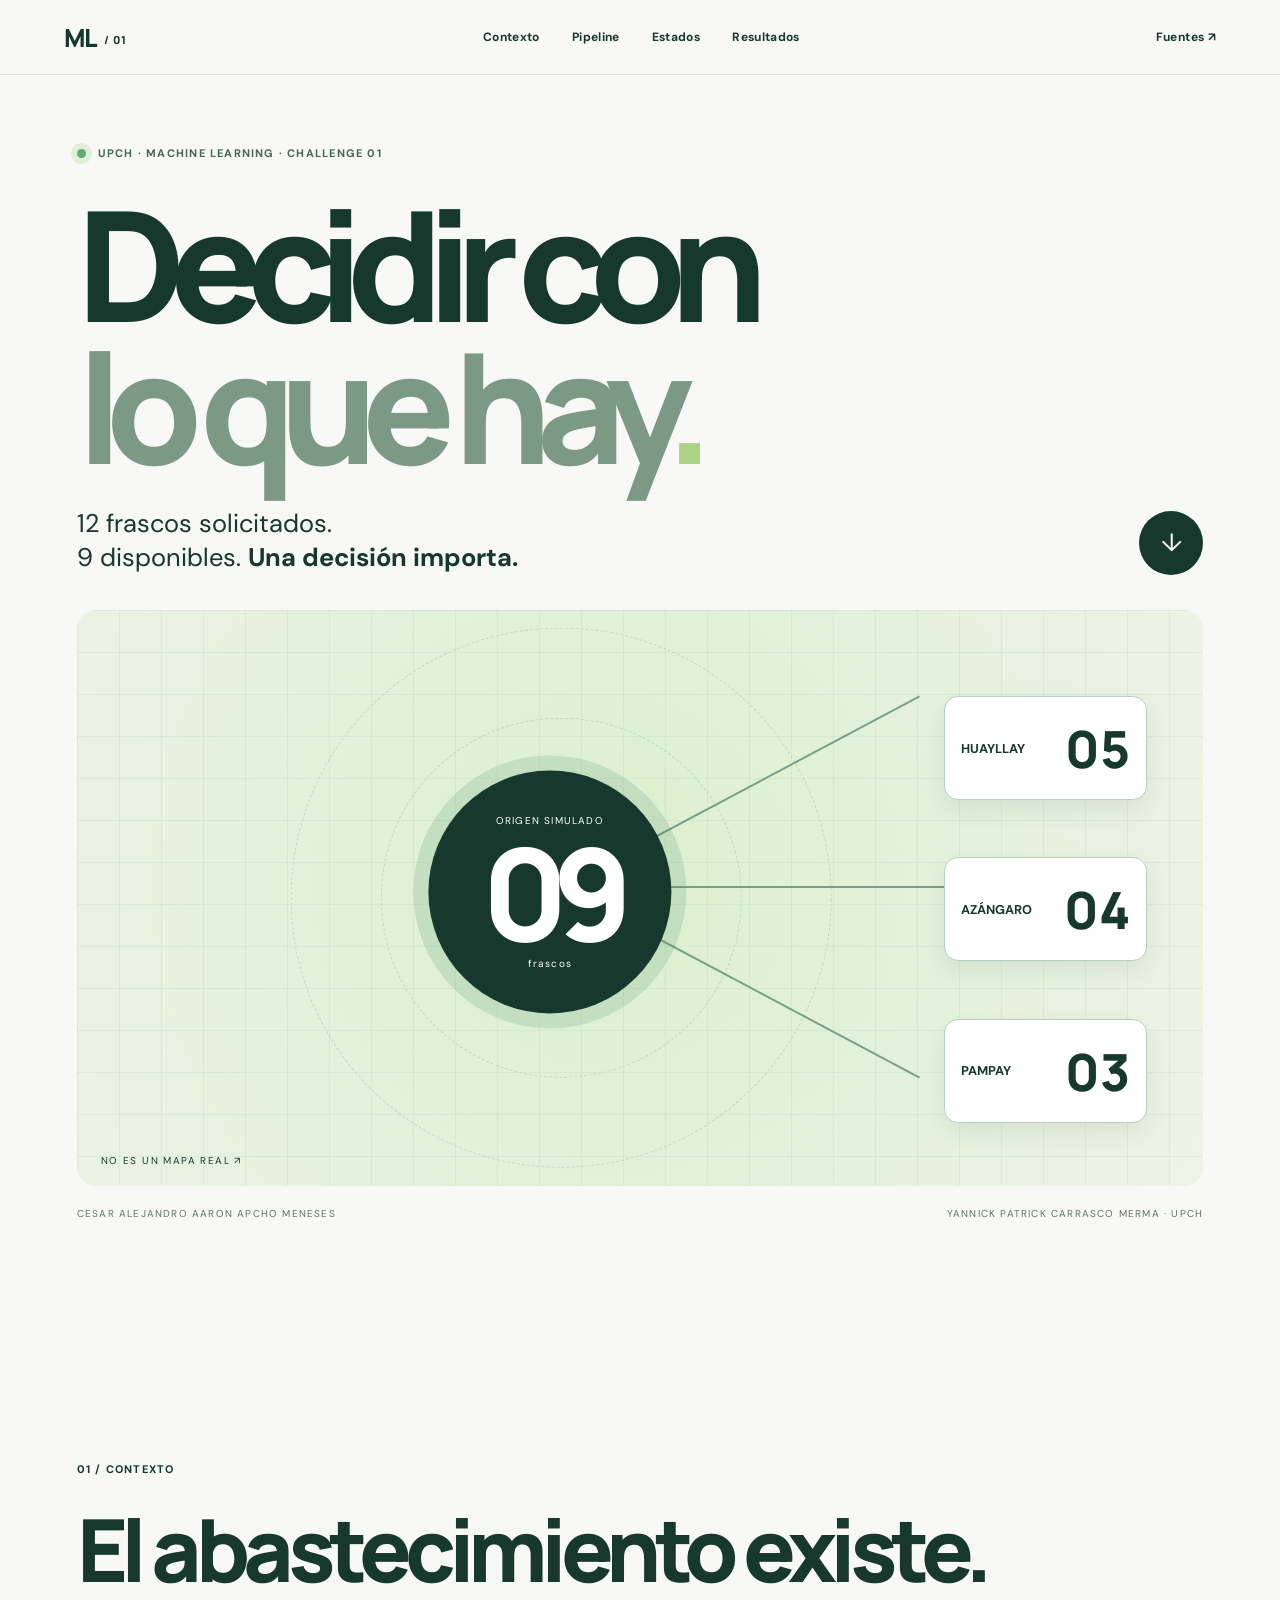
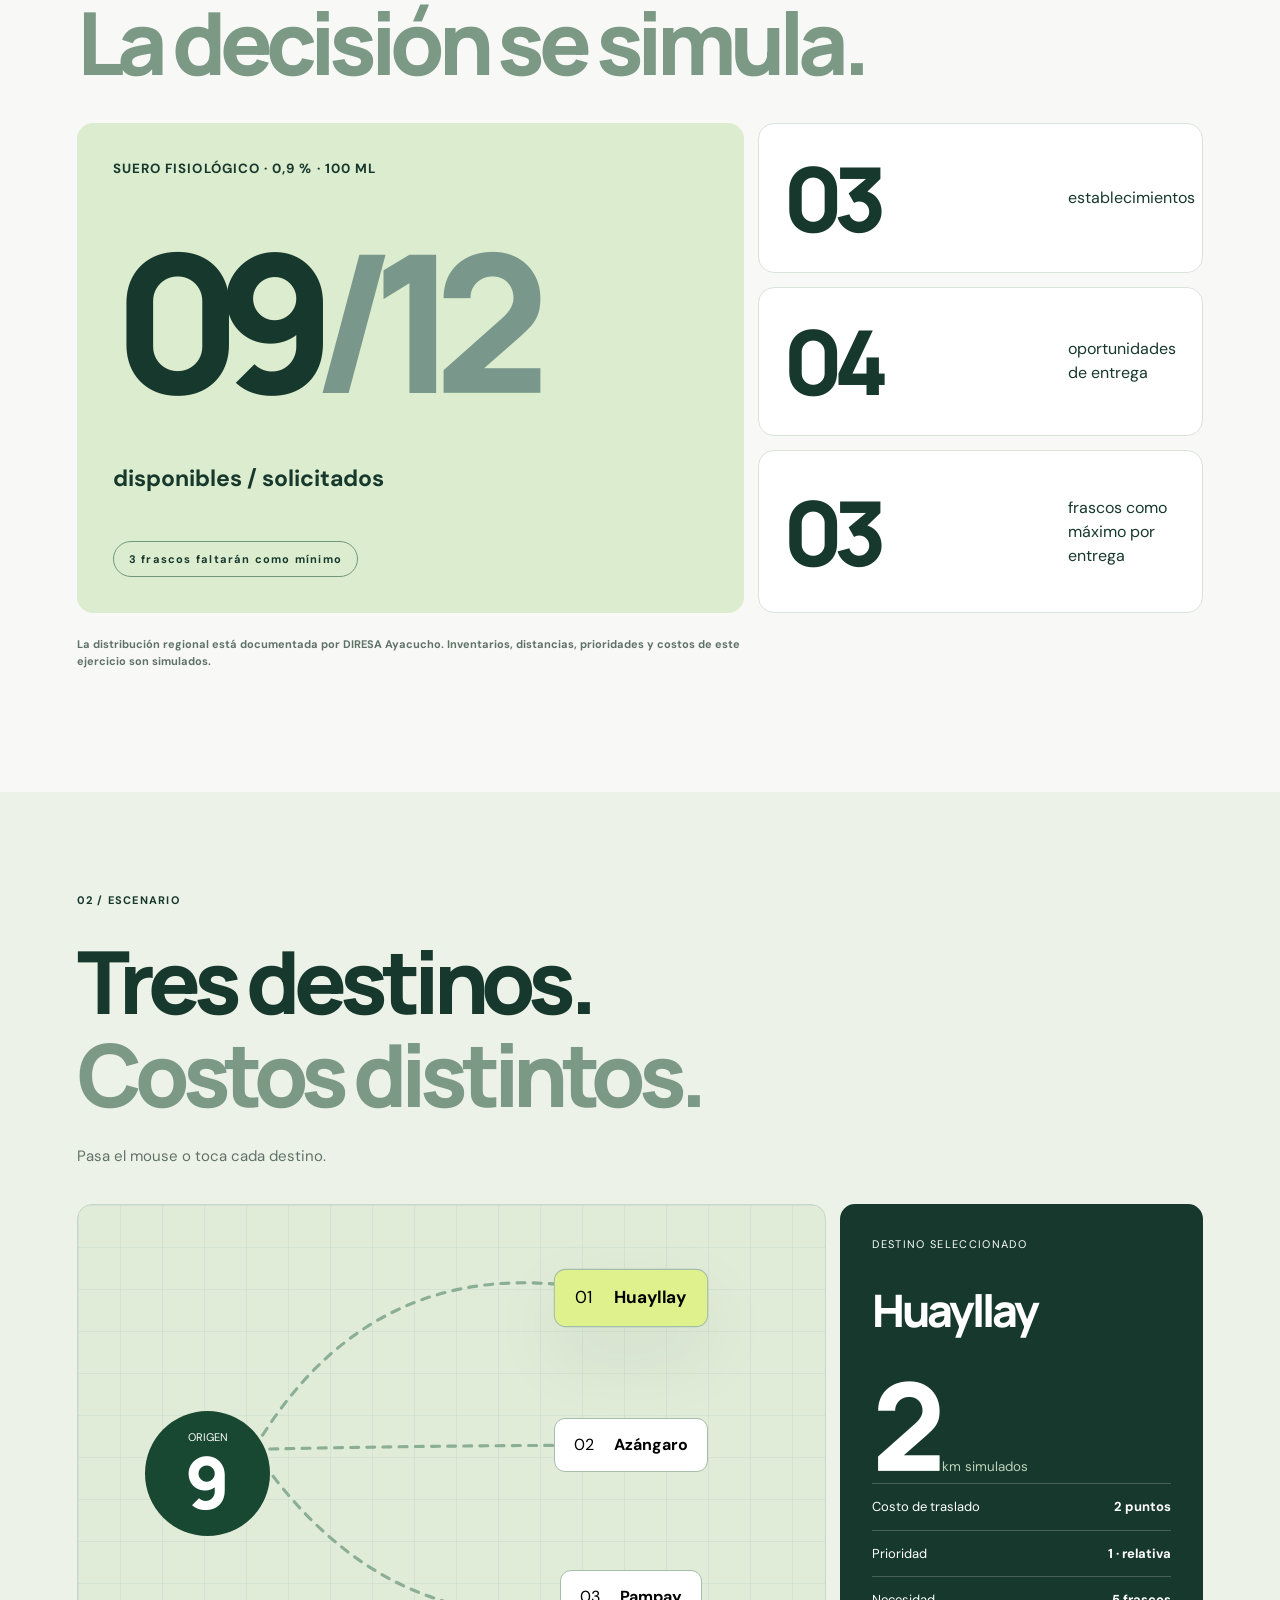
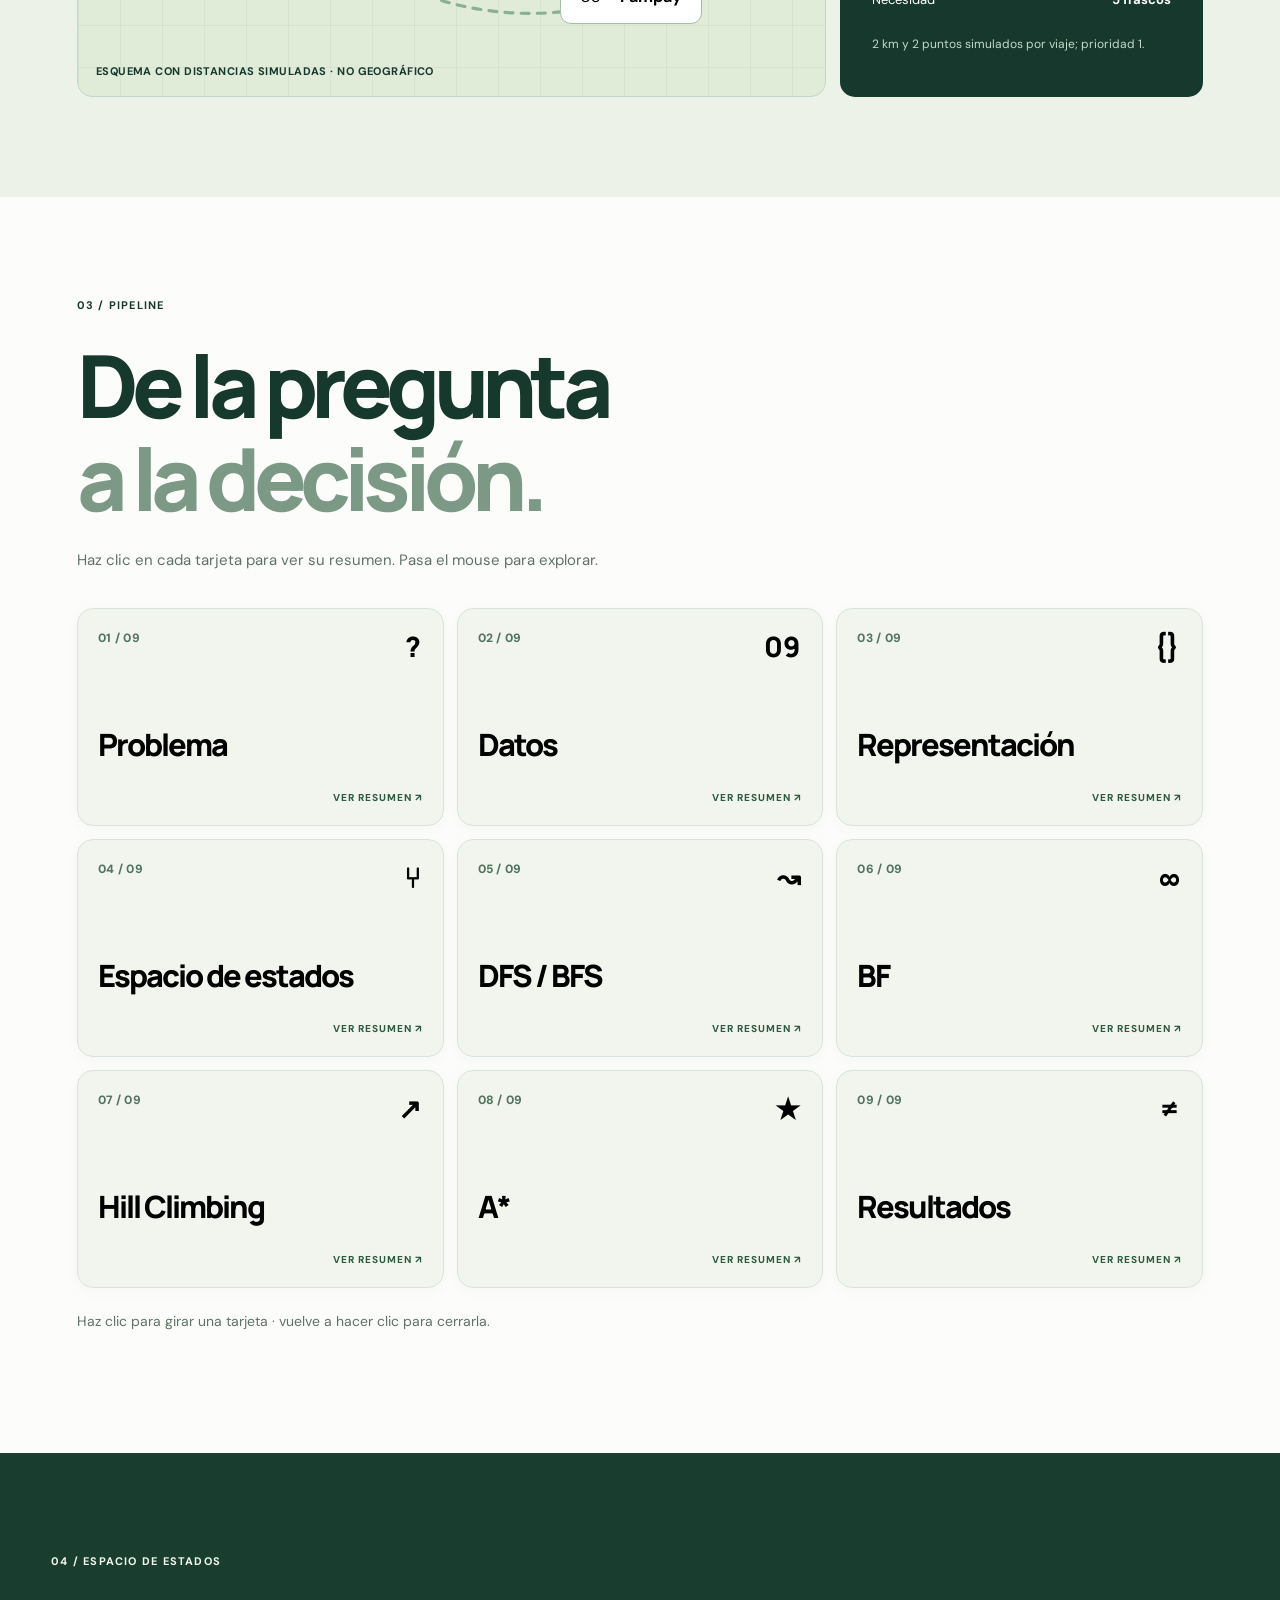
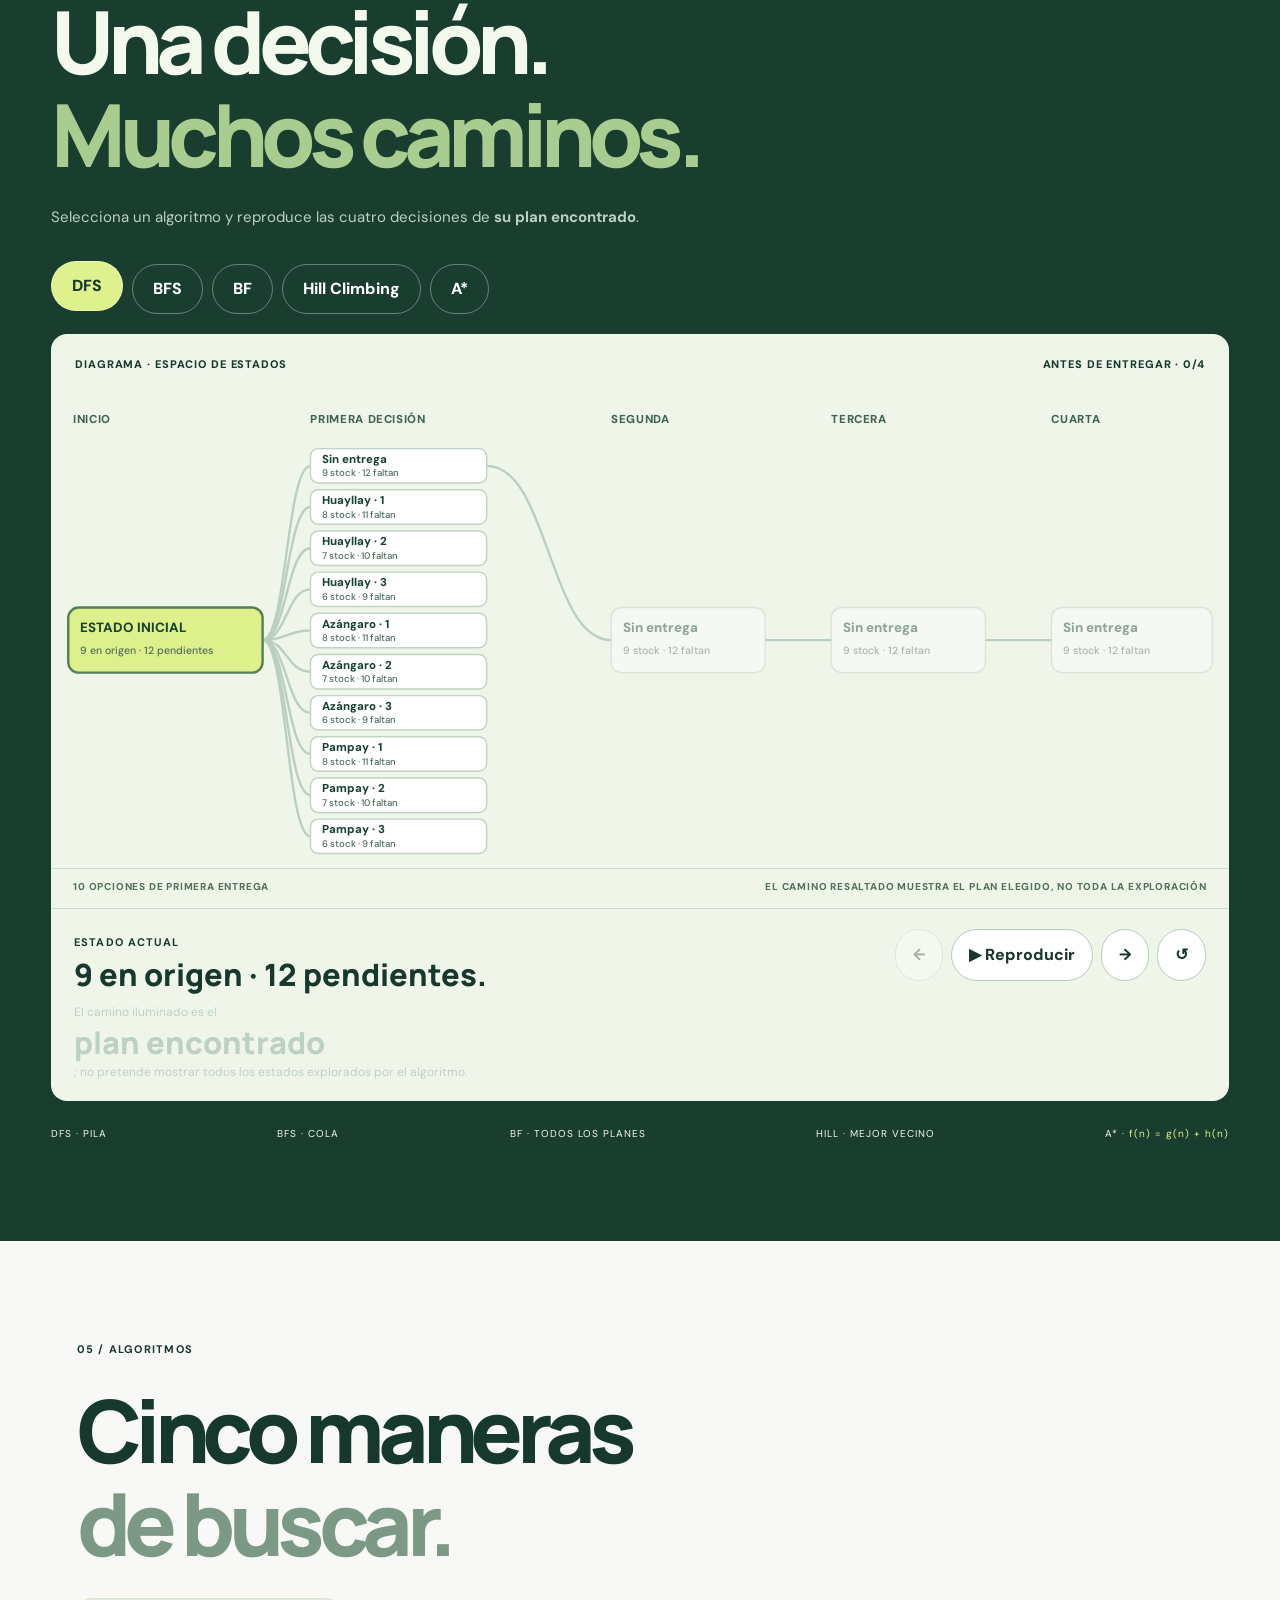
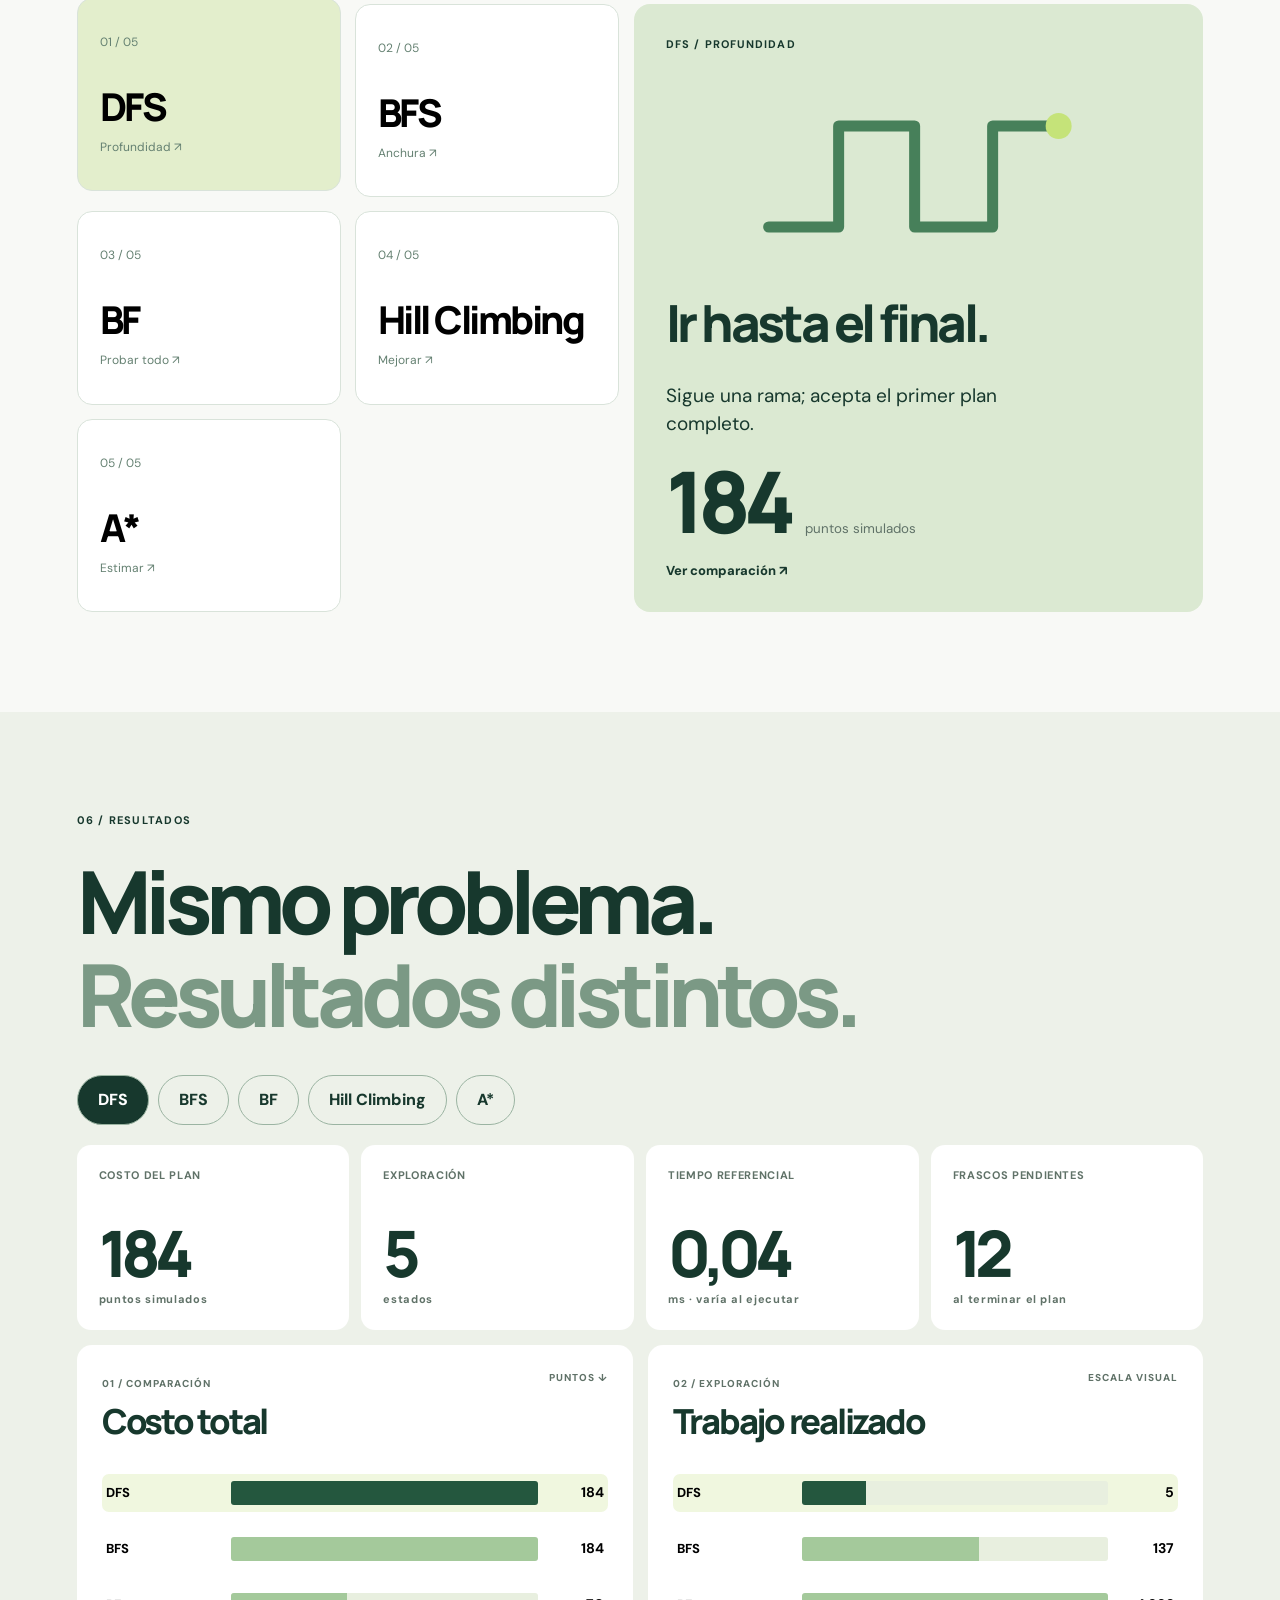
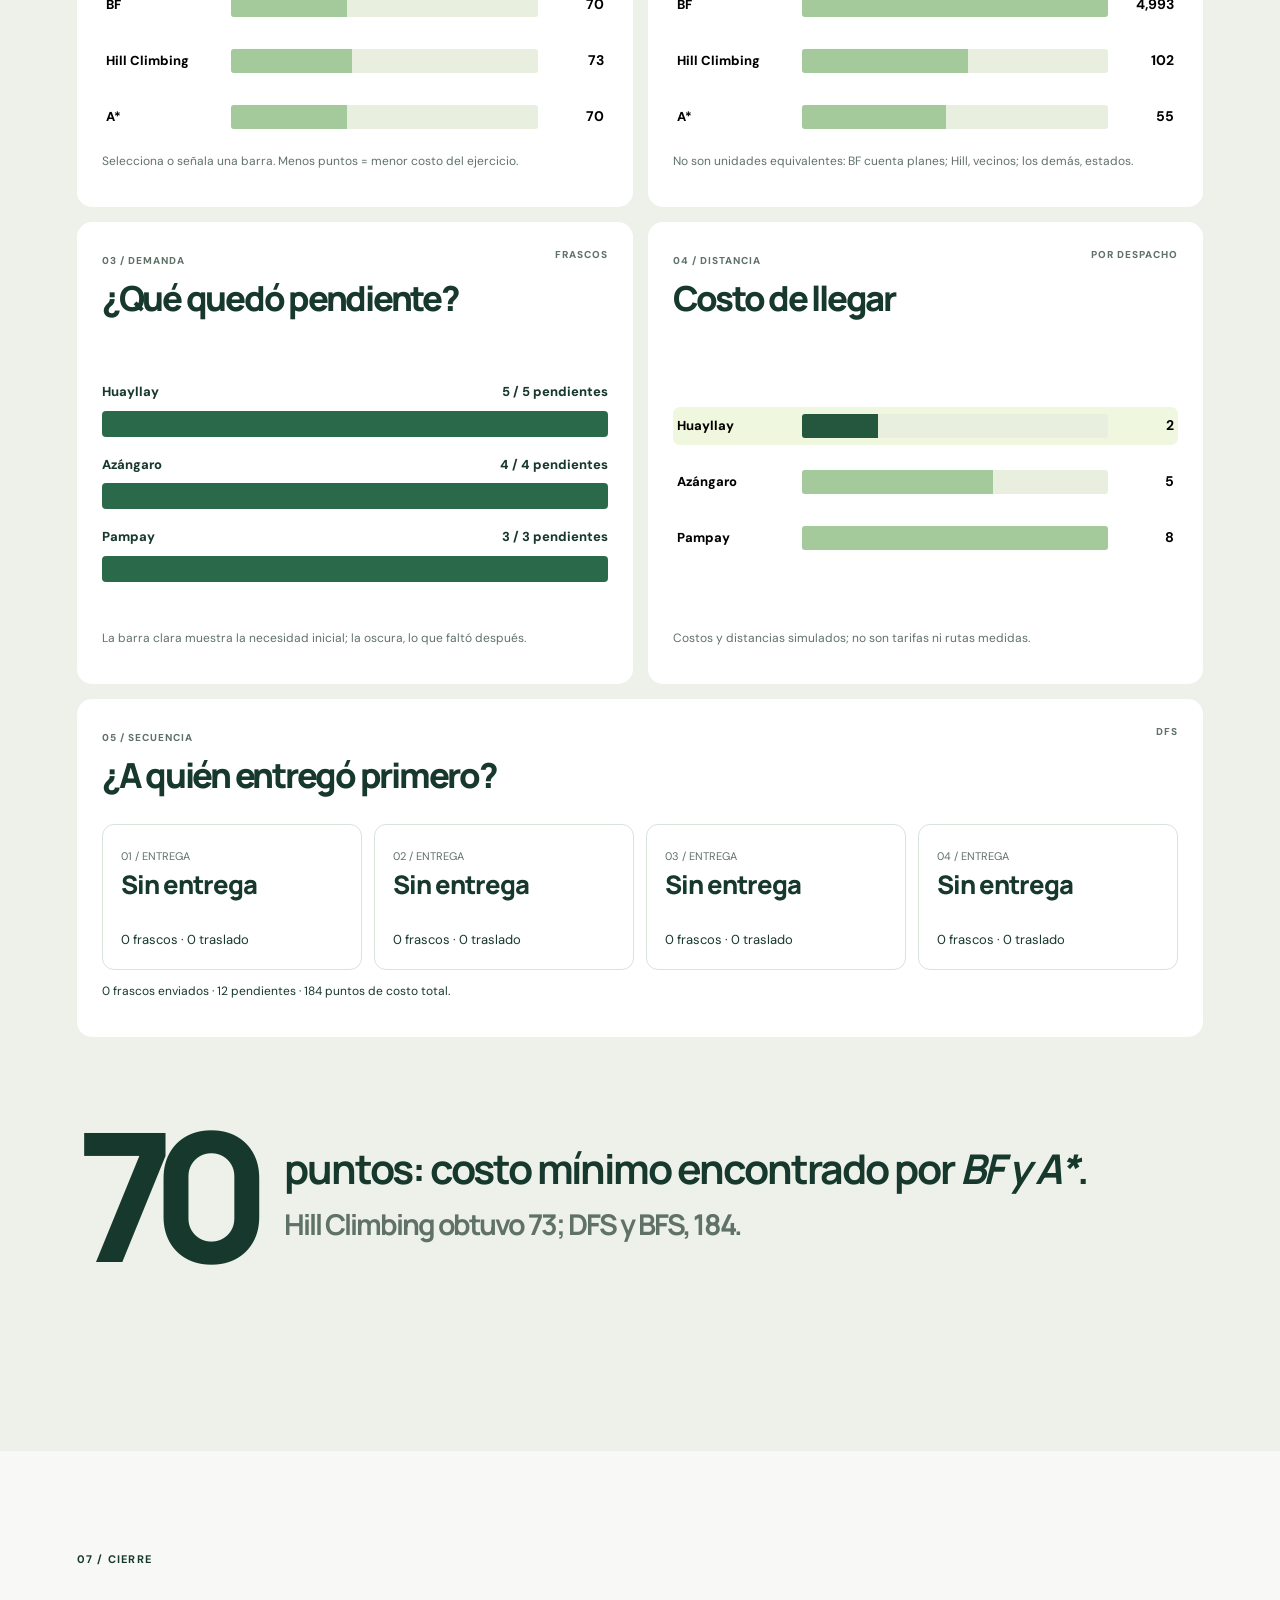
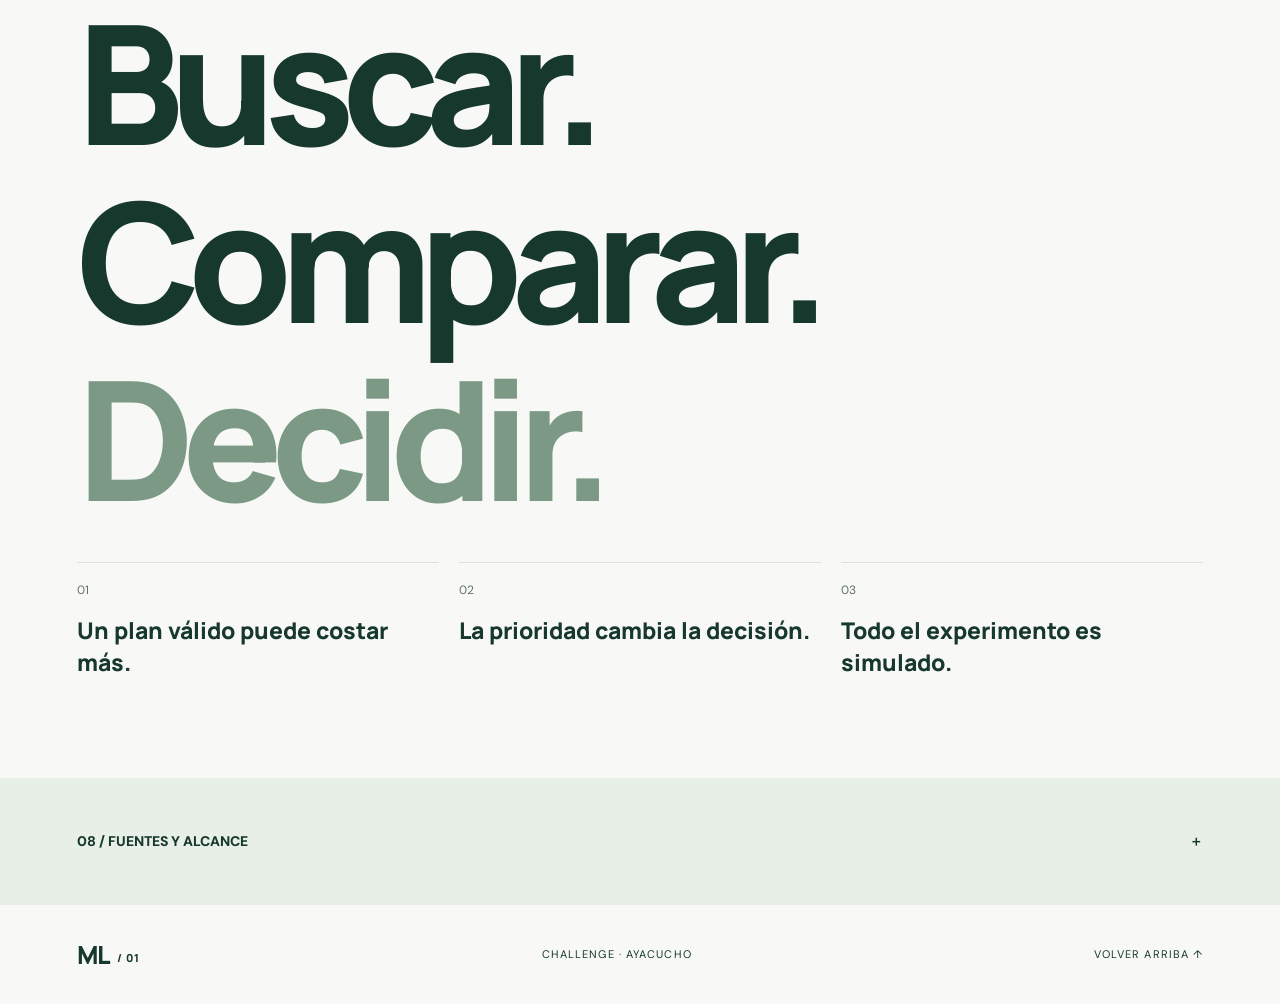
<file: Challenge_1/web/index.html>
<!doctype html><html lang="es"><head><meta charset="utf-8"><meta name="viewport" content="width=device-width,initial-scale=1"><meta name="theme-color" content="#f8f9f6"><meta name="description" content="Guía visual del Challenge 1: abastecimiento simulado de suero fisiológico en Luricocha, Ayacucho."><title>Decidir con lo que hay · Challenge 01</title><link rel="stylesheet" href="./style.css"><script defer src="./script.js"></script></head><body>
<a class="skip" href="#main">Ir al contenido</a><div class="progress" id="progress"></div>
<header class="nav"><a class="logo" href="#inicio">ML<span> / 01</span></a><nav><a href="#contexto">Contexto</a><a href="#pipeline">Pipeline</a><a href="#estados">Estados</a><a href="#resultados">Resultados</a></nav><a href="#fuentes" class="top-source">Fuentes ↗</a></header>
<main id="main">
<section class="hero section" id="inicio"><div class="eyebrow reveal"><i class="live-dot"></i> UPCH · MACHINE LEARNING · CHALLENGE 01</div><h1 class="reveal">Decidir con<br><em>lo que hay<span class="period">.</span></em></h1><div class="hero-baseline reveal"><p>12 frascos solicitados.<br>9 disponibles. <strong>Una decisión importa.</strong></p><a class="down" href="#contexto" aria-label="Continuar">↓</a></div><div class="hero-art reveal tilt" aria-label="Ilustración: almacén simulado conectado a tres establecimientos"><div class="art-grid"></div><div class="hero-orbit ring-a"></div><div class="hero-orbit ring-b"></div><div class="hero-core"><span>ORIGEN SIMULADO</span><strong>09</strong><small>frascos</small></div><div class="hero-branch branch-a"></div><div class="hero-branch branch-b"></div><div class="hero-branch branch-c"></div><div class="hero-node node-a">HUAYLLAY <strong>05</strong></div><div class="hero-node node-b">AZÁNGARO <strong>04</strong></div><div class="hero-node node-c">PAMPAY <strong>03</strong></div><div class="floating-tag">NO ES UN MAPA REAL ↗</div></div><div class="hero-foot reveal"><span>CESAR ALEJANDRO AARON APCHO MENESES</span><span>YANNICK PATRICK CARRASCO MERMA · UPCH</span></div></section>
<section class="section context" id="contexto"><div class="section-label reveal">01 / CONTEXTO</div><h2 class="reveal">El abastecimiento existe.<br><em>La decisión se simula.</em></h2><div class="context-layout reveal"><div class="large-stat hover-glow"><small>SUERO FISIOLÓGICO · 0,9 % · 100 ML</small><strong>09<span>/12</span></strong><div>disponibles / solicitados</div><span class="pill">3 frascos faltarán como mínimo</span></div><div class="context-side"><article class="small-stat hover-glow"><span>03</span><p>establecimientos</p></article><article class="small-stat hover-glow"><span>04</span><p>oportunidades de entrega</p></article><article class="small-stat hover-glow"><span>03</span><p>frascos como máximo por entrega</p></article></div></div><p class="tiny-note reveal">La distribución regional está documentada por DIRESA Ayacucho. Inventarios, distancias, prioridades y costos de este ejercicio son <strong>simulados</strong>.</p></section>
<section class="section map-section" id="escenario"><div class="section-label reveal">02 / ESCENARIO</div><h2 class="reveal">Tres destinos.<br><em>Costos distintos.</em></h2><p class="hint reveal">Pasa el mouse o toca cada destino.</p><div class="map-shell reveal"><div class="map-visual" id="mapVisual"><div class="map-background"></div><div class="map-origin"><span>ORIGEN</span><strong>9</strong></div><svg viewBox="0 0 740 470" class="map-lines" aria-hidden="true" preserveAspectRatio="none"><path d="M174 234Q300 28 546 88"/><path d="M174 234Q350 230 546 230"/><path d="M174 234Q315 436 546 378"/></svg><button class="map-stop active" style="--x:74%;--y:19%" data-place="Huayllay">01 <strong>Huayllay</strong></button><button class="map-stop" style="--x:74%;--y:49%" data-place="Azángaro">02 <strong>Azángaro</strong></button><button class="map-stop" style="--x:74%;--y:80%" data-place="Pampay">03 <strong>Pampay</strong></button><div class="map-stamp">ESQUEMA CON DISTANCIAS SIMULADAS · NO GEOGRÁFICO</div></div><aside class="map-detail hover-glow"><small>DESTINO SELECCIONADO</small><h3 id="placeName">Huayllay</h3><div class="detail-big"><span id="placeDistance">2</span><small>km simulados</small></div><div class="detail-rows"><div>Costo de traslado <strong id="placeCost">2 puntos</strong></div><div>Prioridad <strong id="placePriority">1 · relativa</strong></div><div>Necesidad <strong id="placeNeed">5 frascos</strong></div></div><p class="micro" id="placeText">El costo de llegar es el menor del escenario; su prioridad es 1.</p></aside></div></section>
<section class="section pipeline" id="pipeline"><div class="section-label reveal">03 / PIPELINE</div><h2 class="reveal">De la pregunta<br><em>a la decisión.</em></h2><p class="hint reveal">Haz clic en cada tarjeta para ver su resumen. Pasa el mouse para explorar.</p><div class="pipe-grid reveal" id="pipelineGrid"></div><div class="pipe-caption" id="pipeCaption" aria-live="polite">Haz clic para girar una tarjeta · vuelve a hacer clic para cerrarla.</div></section>
<section class="section state-section" id="estados"><div class="section-label reveal">04 / ESPACIO DE ESTADOS</div><h2 class="reveal">Una decisión.<br><em>Muchos caminos.</em></h2><p class="hint reveal">Selecciona un algoritmo y reproduce las cuatro decisiones de <strong>su plan encontrado</strong>.</p><div class="global-picker reveal" id="mainPicker" role="group" aria-label="Seleccionar algoritmo"></div><div class="diagram-frame reveal"><div class="diagram-meta"><span>DIAGRAMA · ESPACIO DE ESTADOS</span><span id="diagramStage">ANTES DE ENTREGAR · 0/4</span></div><div class="diagram-scroll"><svg id="stateSvg" viewBox="0 0 1230 494" role="img" aria-label="Diagrama del estado inicial, diez opciones de primera entrega y decisiones del plan seleccionado"></svg></div><div class="diagram-key"><span>10 OPCIONES DE PRIMERA ENTREGA</span><span>EL CAMINO RESALTADO MUESTRA EL PLAN ELEGIDO, NO TODA LA EXPLORACIÓN</span></div><div class="diagram-bottom"><div><span class="overline">ESTADO ACTUAL</span><strong id="diagramInfo" aria-live="polite">9 en origen · 12 pendientes.</strong><p class="micro">El camino iluminado es el <strong>plan encontrado</strong>; no pretende mostrar todos los estados explorados por el algoritmo.</p></div><div class="controls"><button id="stepBack" aria-label="Paso anterior">←</button><button id="stepPlay" aria-label="Reproducir animación">▶ Reproducir</button><button id="stepNext" aria-label="Paso siguiente">→</button><button id="stepReset" aria-label="Volver al inicio">↺</button></div></div></div><div class="formula-strip reveal"><span>DFS · PILA</span><span>BFS · COLA</span><span>BF · TODOS LOS PLANES</span><span>HILL · MEJOR VECINO</span><span>A* · <em>f(n) = g(n) + h(n)</em></span></div></section>
<section class="section algorithm-section" id="algoritmos"><div class="section-label reveal">05 / ALGORITMOS</div><h2 class="reveal">Cinco maneras<br><em>de buscar.</em></h2><div class="alg-layout reveal"><div id="algorithmCards" class="alg-cards"></div><div class="alg-focus hover-glow"><span id="algorithmTag" class="overline">01 / DFS</span><div class="alg-visual" id="algorithmVisual" aria-hidden="true"></div><h3 id="algorithmVerb">Profundizar.</h3><p id="algorithmExplanation">Sigue una rama hasta encontrar un plan completo.</p><div class="alg-cost"><span id="algorithmCost">184</span><small>puntos simulados</small></div><a href="#resultados" class="text-link">Ver comparación ↗</a></div></div></section>
<section class="section results" id="resultados"><div class="section-label reveal">06 / RESULTADOS</div><h2 class="reveal">Mismo problema.<br><em>Resultados distintos.</em></h2><div class="results-selector reveal" id="resultsPicker"></div><div class="metrics reveal"><div class="metric-card hover-glow"><small>COSTO DEL PLAN</small><strong id="metricCost">184</strong><span>puntos simulados</span></div><div class="metric-card hover-glow"><small>EXPLORACIÓN</small><strong id="metricEffort">5</strong><span id="metricEffortUnit">estados</span></div><div class="metric-card hover-glow"><small>TIEMPO REFERENCIAL</small><strong id="metricTime">0,04</strong><span>ms · varía al ejecutar</span></div><div class="metric-card hover-glow"><small>FRASCOS PENDIENTES</small><strong id="metricPending">12</strong><span>al terminar el plan</span></div></div>
<div class="chart-grid reveal"><article class="chart-panel" id="costPanel"><div class="chart-top"><div><small>01 / COMPARACIÓN</small><h3>Costo total</h3></div><span>PUNTOS ↓</span></div><div class="chart-canvas" id="costChart"></div><p class="micro">Selecciona o señala una barra. Menos puntos = menor costo del ejercicio.</p></article><article class="chart-panel" id="effortPanel"><div class="chart-top"><div><small>02 / EXPLORACIÓN</small><h3>Trabajo realizado</h3></div><span>ESCALA VISUAL</span></div><div class="chart-canvas" id="effortChart"></div><p class="micro">No son unidades equivalentes: BF cuenta planes; Hill, vecinos; los demás, estados.</p></article><article class="chart-panel" id="pendingPanel"><div class="chart-top"><div><small>03 / DEMANDA</small><h3>¿Qué quedó pendiente?</h3></div><span>FRASCOS</span></div><div class="pending-chart" id="pendingChart"></div><p class="micro">La barra clara muestra la necesidad inicial; la oscura, lo que faltó después.</p></article><article class="chart-panel" id="travelPanel"><div class="chart-top"><div><small>04 / DISTANCIA</small><h3>Costo de llegar</h3></div><span>POR DESPACHO</span></div><div class="chart-canvas" id="travelChart"></div><p class="micro">Costos y distancias simulados; no son tarifas ni rutas medidas.</p></article></div>
<article class="plan-section reveal"><div class="chart-top"><div><small>05 / SECUENCIA</small><h3>¿A quién entregó primero?</h3></div><span id="planName">DFS</span></div><div id="planSteps" class="plan-steps"></div><p class="micro" id="planSummary">Cuatro oportunidades de entrega simuladas.</p></article><div class="result-takeaway reveal"><strong>70</strong><p>puntos: costo mínimo encontrado por <em>BF y A*</em>.<br><span>Hill Climbing obtuvo 73; DFS y BFS, 184.</span></p></div></section>
<section class="section closing"><div class="section-label reveal">07 / CIERRE</div><h2 class="reveal">Buscar.<br>Comparar.<br><em>Decidir.</em></h2><div class="closing-trio reveal"><div>01 <strong>Un plan válido puede costar más.</strong></div><div>02 <strong>La prioridad cambia la decisión.</strong></div><div>03 <strong>Todo el experimento es simulado.</strong></div></div></section>
<section class="sources" id="fuentes"><button id="sourceToggle" aria-expanded="false" aria-controls="sourcesBody">08 / FUENTES Y ALCANCE <span>＋</span></button><div id="sourcesBody" hidden><p>DIRESA documentó la distribución de suero fisiológico en Ayacucho; los valores del escenario no son inventarios, rutas ni costos reales. Las cifras y los planes se tomaron de la versión del notebook con traslados y prioridades. Los tiempos son referenciales y dependen de cada ejecución.</p><a href="https://www.gob.pe/institucion/regionayacucho-diresa/noticias/1152815-diresa-garantiza-el-abastecimiento-de-suero-fisiologico-en-todos-los-establecimientos-de-salud-de-la-region" target="_blank" rel="noopener noreferrer">DIRESA Ayacucho ↗</a><a href="https://www.gob.pe/institucion/minsa/normas-legales/7852638-193-2026-minsa" target="_blank" rel="noopener noreferrer">MINSA · RM 193-2026 ↗</a><a href="https://www.digemid.minsa.gob.pe/webDigemid/notas/2026/ministerio-de-salud-moderniza-sistema-para-fortalecer-suministro-de-medicamentos-en-establecimientos-de-salud-y-evitar-su-desabastecimiento/" target="_blank" rel="noopener noreferrer">DIGEMID · SISMED 2.6 ↗</a><p>Curso: Machine Learning · Docente: Yannick Patrick Carrasco Merma · Estudiante: Cesar Alejandro Aaron Apcho Meneses · Universidad Peruana Cayetano Heredia.</p></div></section>
</main><footer><a href="#inicio" class="logo">ML<span> / 01</span></a><span>CHALLENGE · AYACUCHO</span><a href="#inicio">VOLVER ARRIBA ↑</a></footer><div class="tooltip" id="tooltip" role="status" aria-live="polite"></div></body></html>
</file>
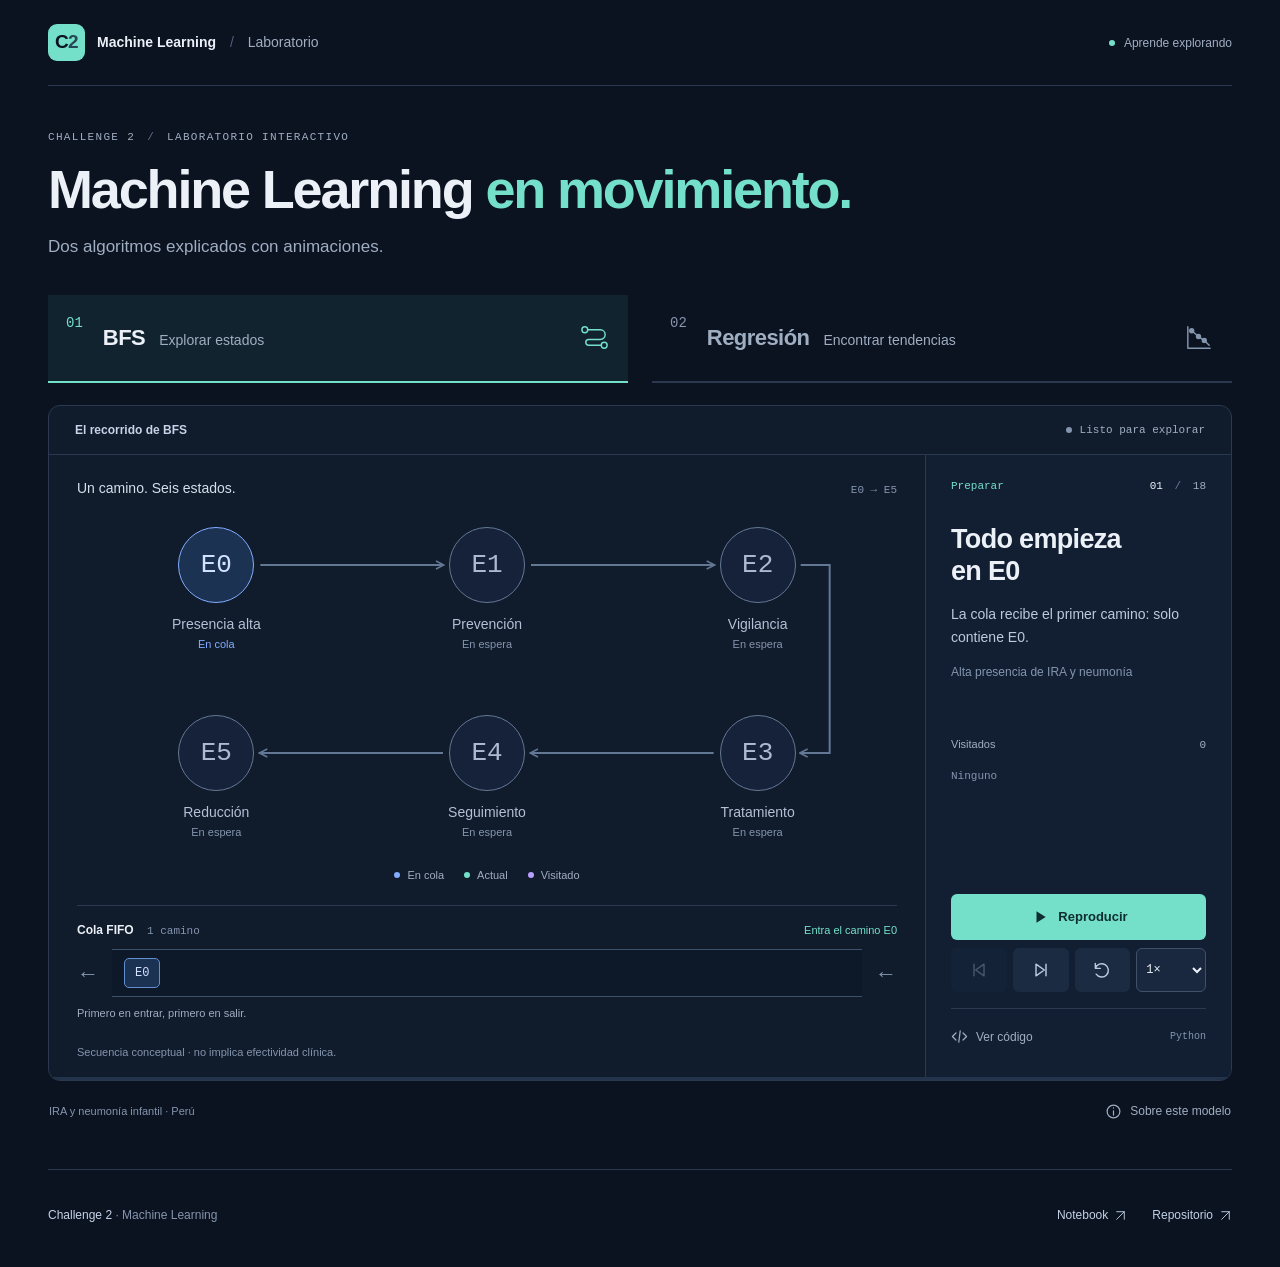
<file: Challenge_2/web/index.html>
<!doctype html>
<html lang="es">
<head>
  <meta charset="utf-8">
  <meta name="viewport" content="width=device-width, initial-scale=1">
  <meta name="theme-color" content="#0b1220">
  <meta name="description" content="Explora BFS y regresión lineal con animaciones interactivas. Challenge 2: IRA y neumonía infantil en Perú.">
  <title>Machine Learning en movimiento · Challenge 2</title>
  <link rel="icon" href="data:image/svg+xml,%3Csvg xmlns='http://www.w3.org/2000/svg' viewBox='0 0 40 40'%3E%3Crect width='40' height='40' rx='9' fill='%230b1220'/%3E%3Ctext x='7' y='27' font-family='sans-serif' font-size='22' font-weight='bold' fill='%2374e0ca'%3EC2%3C/text%3E%3C/svg%3E">
  <link rel="stylesheet" href="./style.css">
  <script src="./script.js" defer></script>
</head>
<body>
  <a class="skip-link" href="#laboratorio">Ir al laboratorio</a>
  <svg class="icon-library" xmlns="http://www.w3.org/2000/svg" aria-hidden="true">
    <symbol id="icon-play" viewBox="0 0 24 24"><path d="m9 5 11 7-11 7Z" fill="currentColor" stroke="none"/></symbol>
    <symbol id="icon-pause" viewBox="0 0 24 24"><path d="M8 5v14M16 5v14" stroke-width="3"/></symbol>
    <symbol id="icon-back" viewBox="0 0 24 24"><path d="M6 5v14m12-14L8 12l10 7Z"/></symbol>
    <symbol id="icon-next" viewBox="0 0 24 24"><path d="M18 5v14M6 5l10 7-10 7Z"/></symbol>
    <symbol id="icon-reset" viewBox="0 0 24 24"><path d="M4 10a8 8 0 1 1 1 7M4 4v6h6"/></symbol>
    <symbol id="icon-code" viewBox="0 0 24 24"><path d="m7 7-5 5 5 5m10-10 5 5-5 5m-4-13-2 16"/></symbol>
    <symbol id="icon-arrow" viewBox="0 0 24 24"><path d="M5 19 19 5M5 5h14v14"/></symbol>
    <symbol id="icon-info" viewBox="0 0 24 24"><circle cx="12" cy="12" r="9"/><path d="M12 11v6m0-10v.1"/></symbol>
    <symbol id="icon-close" viewBox="0 0 24 24"><path d="m6 6 12 12M6 18 18 6"/></symbol>
    <symbol id="icon-route" viewBox="0 0 32 32"><circle cx="6" cy="8" r="3"/><circle cx="26" cy="24" r="3"/><path d="M9 8h13a5 5 0 0 1 0 10H10a3 3 0 0 0 0 6h13"/></symbol>
    <symbol id="icon-chart" viewBox="0 0 32 32"><path d="M5 5v22h23M9 9l7 6 6 4 5 5"/><circle cx="9" cy="9" r="2" fill="currentColor"/><circle cx="16" cy="15" r="2" fill="currentColor"/><circle cx="22" cy="19" r="2" fill="currentColor"/></symbol>
  </svg>
  <header class="topbar shell">
    <a class="brand" href="#inicio" aria-label="Challenge 2, inicio"><span class="brand-mark">C<span>2</span></span><span>Machine Learning <span class="brand-divider">/</span> <span class="brand-lab">Laboratorio</span></span></a>
    <span class="header-context"><span class="context-dot"></span> Aprende explorando</span>
  </header>
  <main id="inicio" class="shell">
    <section class="intro" aria-labelledby="page-title">
      <p class="eyebrow">CHALLENGE 2 <span aria-hidden="true">/</span> LABORATORIO INTERACTIVO</p>
      <h1 id="page-title">Machine Learning <span>en movimiento.</span></h1>
      <p class="intro-description">Dos algoritmos explicados con animaciones.</p>
    </section>
    <section id="laboratorio" class="laboratory" aria-label="Laboratorio interactivo" tabindex="-1" data-mode="bfs" data-step="0" data-playing="false">
      <div class="mode-tabs" role="tablist" aria-label="Elegir algoritmo">
        <button class="mode-tab is-selected" type="button" id="tab-bfs" role="tab" aria-selected="true" aria-controls="panel-bfs" data-mode="bfs"><span class="mode-number">01</span><span class="mode-copy"><strong>BFS</strong><span>Explorar estados</span></span><svg class="mode-illustration" aria-hidden="true"><use href="#icon-route"/></svg></button>
        <button class="mode-tab" type="button" id="tab-reg" role="tab" aria-selected="false" aria-controls="panel-reg" tabindex="-1" data-mode="reg"><span class="mode-number">02</span><span class="mode-copy"><strong>Regresión</strong><span>Encontrar tendencias</span></span><svg class="mode-illustration" aria-hidden="true"><use href="#icon-chart"/></svg></button>
      </div>
      <div class="lab-frame">
        <div class="lab-topline"><span id="scene-label">Búsqueda en amplitud</span><span class="run-indicator"><span class="run-dot"></span><span id="run-state">Listo para explorar</span></span></div>
        <div class="lab-body">
          <div class="visual-column">
            <section id="panel-bfs" class="scene" role="tabpanel" aria-labelledby="tab-bfs">
              <div class="scene-heading"><span>Un camino. Seis estados.</span><span class="scene-tag">E0 → E5</span></div>
              <div id="bfs-machine" class="bfs-machine" aria-label="Secuencia conceptual de seis estados">
                <svg id="bfs-connections" class="bfs-connections" aria-hidden="true"><defs><marker id="edge-arrow" viewBox="0 0 10 10" refX="8" refY="5" markerWidth="5" markerHeight="5" orient="auto-start-reverse"><path d="M1 1 9 5 1 9" fill="none" stroke="context-stroke" stroke-width="1.5"/></marker></defs><path id="edge-0"/><path id="edge-1"/><path id="edge-2"/><path id="edge-3"/><path id="edge-4"/><circle id="signal" r="4" opacity="0"/></svg>
                <div class="state-node" id="node-0"><div class="node-orb"><span>E0</span><span class="node-check" aria-hidden="true">✓</span></div><div class="node-copy"><h2>Presencia alta</h2><span class="node-status" id="node-status-0">En cola</span></div></div>
                <div class="state-node" id="node-1"><div class="node-orb"><span>E1</span><span class="node-check" aria-hidden="true">✓</span></div><div class="node-copy"><h2>Prevención</h2><span class="node-status" id="node-status-1">En espera</span></div></div>
                <div class="state-node" id="node-2"><div class="node-orb"><span>E2</span><span class="node-check" aria-hidden="true">✓</span></div><div class="node-copy"><h2>Vigilancia</h2><span class="node-status" id="node-status-2">En espera</span></div></div>
                <div class="state-node" id="node-3"><div class="node-orb"><span>E3</span><span class="node-check" aria-hidden="true">✓</span></div><div class="node-copy"><h2>Tratamiento</h2><span class="node-status" id="node-status-3">En espera</span></div></div>
                <div class="state-node" id="node-4"><div class="node-orb"><span>E4</span><span class="node-check" aria-hidden="true">✓</span></div><div class="node-copy"><h2>Seguimiento</h2><span class="node-status" id="node-status-4">En espera</span></div></div>
                <div class="state-node" id="node-5"><div class="node-orb"><span>E5</span><span class="node-check" aria-hidden="true">✓</span></div><div class="node-copy"><h2>Reducción</h2><span class="node-status" id="node-status-5">Objetivo</span></div></div>
              </div>
              <div class="diagram-legend" aria-label="Leyenda"><span><i class="legend-dot queued"></i> En cola</span><span><i class="legend-dot current"></i> Actual</span><span><i class="legend-dot visited"></i> Visitado</span></div>
              <div class="fifo-area"><div class="fifo-heading"><h3>Cola FIFO <span id="queue-count">1 camino</span></h3><span id="queue-action">Entrar</span></div><div class="fifo-conveyor"><span class="fifo-direction" aria-hidden="true">←</span><div id="queue-track" class="queue-track" aria-label="Caminos en la cola"></div><span class="fifo-direction" aria-hidden="true">←</span></div><p>Primero en entrar, primero en salir.</p></div>
              <p class="scene-footnote" id="bfs-caption">Una secuencia conceptual, no evidencia de efectividad clínica.</p>
            </section>
            <section id="panel-reg" class="scene" role="tabpanel" aria-labelledby="tab-reg" hidden>
              <div class="scene-heading"><span>Defunciones por neumonía</span><span class="scene-tag">Perú · menores de 5</span></div>
              <p class="data-period">Hasta la semana epidemiológica 24 <span>· No son años completos</span></p>
              <div id="chart-wrap" class="chart-wrap"><svg id="reg-chart" role="img" aria-labelledby="chart-title chart-description" viewBox="0 0 800 355"><title id="chart-title">Regresión lineal de defunciones por neumonía</title><desc id="chart-description">2023: 113; 2024: 82; 2025: 51. Estimación ilustrativa para 2026: 20. Todos los periodos hasta SE 24.</desc><rect id="forecast-area"/><g id="chart-grid"></g><g id="chart-labels"></g><path id="trend-line"/><path id="model-line"/><path id="forecast-line"/><g id="observed-points"><g id="point-2023"></g><g id="point-2024"></g><g id="point-2025"></g></g><g id="point-2026"></g></svg></div>
              <div class="diagram-legend chart-legend"><span><i class="legend-dot current"></i> Observados</span><span><i class="legend-line"></i> Modelo</span><span><i class="legend-dash"></i> Estimación</span></div>
              <ol id="reg-phase-list" class="reg-phases" aria-label="Fases de la regresión"><li data-phase="data">Datos</li><li data-phase="trend">Tendencia</li><li data-phase="model">Modelo</li><li data-phase="estimate">Estimación</li><li data-phase="caution">Límite</li></ol>
              <p id="estimate-note" class="estimate-note">*Estimación ilustrativa, no dato real.</p>
            </section>
          </div>
          <aside class="step-panel" aria-label="Paso actual y controles">
            <div class="step-meta"><span id="step-phase">Preparar</span><span><span id="step-number">01</span> <span class="step-divider">/</span> <span id="step-total">18</span></span></div>
            <div class="step-narrative"><h2 id="step-title">Todo empieza en E0.</h2><p id="step-explanation">El camino inicial entra en la cola, listo para explorar.</p><p id="state-description" class="state-description">Alta presencia de IRA y neumonía</p></div>
            <div id="bfs-details" class="algorithm-details"><div class="detail-heading"><span>Visitados</span><span id="visited-count">0 / 6</span></div><div id="visited-list" class="visited-list" aria-label="Estados en visitados"></div></div>
            <div id="reg-details" class="algorithm-details" hidden><span id="reg-result-label" class="result-label">Observaciones</span><strong id="reg-result" class="reg-result">3</strong></div>
            <div class="transport-slot"><div class="transport">
              <button id="play-btn" class="play-button" type="button"><svg class="icon" aria-hidden="true"><use id="play-icon" href="#icon-play"/></svg><span id="play-label">Reproducir</span></button>
              <div class="transport-secondary"><button id="back-btn" class="icon-button" type="button" aria-label="Paso anterior" title="Paso anterior" disabled><svg class="icon" aria-hidden="true"><use href="#icon-back"/></svg></button><button id="next-btn" class="icon-button" type="button" aria-label="Paso siguiente" title="Paso siguiente"><svg class="icon" aria-hidden="true"><use href="#icon-next"/></svg></button><button id="reset-btn" class="icon-button" type="button" aria-label="Reiniciar" title="Reiniciar"><svg class="icon" aria-hidden="true"><use href="#icon-reset"/></svg></button><label class="speed-control"><span class="sr-only">Velocidad de animación</span><select id="speed-select" aria-label="Velocidad de animación"><option value="0.5">0.5×</option><option value="1" selected>1×</option><option value="2">2×</option></select></label></div>
            </div>
            </div><button id="code-toggle" class="text-button code-toggle" type="button" aria-controls="code-panel" aria-expanded="false"><svg class="icon" aria-hidden="true"><use href="#icon-code"/></svg> Ver código <span class="code-language">Python</span></button>
          </aside>
        </div>
        <div class="timeline" aria-hidden="true"><div id="progress-fill"></div></div>
        <section id="code-panel" class="code-panel" aria-label="Código del paso actual" hidden><div class="code-header"><div><h2>Código del notebook</h2><p id="code-caption">Instrucción del paso actual</p></div><button id="code-close" class="icon-button" type="button" aria-label="Cerrar código"><svg class="icon" aria-hidden="true"><use href="#icon-close"/></svg></button></div><pre tabindex="0" aria-label="Fragmento Python"><code id="code-content"></code></pre></section>
      </div>
      <div class="lab-caption"><span>IRA y neumonía infantil · Perú</span><button id="info-toggle" class="text-button" type="button" aria-haspopup="dialog"><svg class="icon" aria-hidden="true"><use href="#icon-info"/></svg> Sobre este modelo</button></div>
      <p id="sr-status" class="sr-only" aria-live="polite" aria-atomic="true"></p>
      <noscript><p class="no-script">Activa JavaScript para reproducir las animaciones. Los algoritmos y datos también están disponibles en el notebook.</p></noscript>
    </section>
  </main>
  <footer class="footer shell"><span><strong>Challenge 2</strong> · Machine Learning</span><nav aria-label="Recursos del proyecto"><a href="https://github.com/Cesarapcho/Machine_Learning/blob/main/Challenge_2/Challenge2.ipynb" target="_blank" rel="noopener noreferrer">Notebook <svg class="icon" aria-hidden="true"><use href="#icon-arrow"/></svg></a><a href="https://github.com/Cesarapcho/Machine_Learning" target="_blank" rel="noopener noreferrer">Repositorio <svg class="icon" aria-hidden="true"><use href="#icon-arrow"/></svg></a></nav></footer>
  <dialog id="info-dialog" aria-labelledby="info-title"><div class="dialog-header"><h2 id="info-title">Sobre este modelo</h2><button id="info-close" class="icon-button" type="button" aria-label="Cerrar información"><svg class="icon" aria-hidden="true"><use href="#icon-close"/></svg></button></div><div id="info-content"></div><a class="dialog-link" href="https://github.com/Cesarapcho/Machine_Learning/blob/main/Challenge_2/Challenge2.ipynb" target="_blank" rel="noopener noreferrer">Consultar el notebook ↗</a></dialog>
</body>
</html>
</file>
<file: Challenge_1/web/style.css>
@import url('https://fonts.googleapis.com/css2?family=DM+Sans:wght@400;500;600;700&family=Manrope:wght@400;500;600;700;800&display=swap');
:root{--paper:#f8f9f6;--ink:#17382d;--muted:#607268;--green:#21533d;--line:#d9e3da;--lime:#def18d;--cream:#eff2e8;--white:#fff;--shadow:0 26px 70px #17432912}*{box-sizing:border-box}html{scroll-behavior:smooth}body{margin:0;background:var(--paper);color:var(--ink);font:16px/1.5 'DM Sans',Arial,sans-serif;overflow-x:hidden}button,a{font:inherit}button{cursor:pointer}a{color:inherit}button:focus-visible,a:focus-visible{outline:3px solid #78a24e;outline-offset:4px}.skip{position:absolute;top:-60px;background:#fff;padding:12px;z-index:15}.skip:focus{top:4px}.progress{position:fixed;top:0;left:0;height:3px;width:0;background:#77ae6b;z-index:30;transition:width .08s}.nav{height:75px;padding:0 clamp(20px,5vw,90px);display:flex;align-items:center;justify-content:space-between;border-bottom:1px solid var(--line);background:#f8f9f6ed;backdrop-filter:blur(16px);position:sticky;top:0;z-index:20}.logo{text-decoration:none;font:800 25px Manrope,Arial;letter-spacing:-2px}.logo span{font-size:11px;letter-spacing:1px;vertical-align:middle;margin-left:5px}.nav nav{display:flex;gap:32px}.nav nav a,.top-source{text-decoration:none;font-size:12px;font-weight:700;letter-spacing:.03em}.nav a:hover,.text-link:hover{color:#548b68}.section{padding:100px clamp(20px,6vw,110px);max-width:1720px;margin:auto;scroll-margin-top:68px}.section-label,.eyebrow,.overline,.pill,.tiny-note,.micro,.map-stamp{font-size:11px;letter-spacing:.11em;font-weight:700}.section-label{margin-bottom:25px}.section h2{font:800 clamp(46px,6.8vw,106px)/1.07 Manrope,Arial;letter-spacing:-.075em;margin:0 0 35px}.section h2 em,h1 em,.closing h2 em{font-style:normal;color:#7b9985}.hint{color:var(--muted);font-size:15px;margin:-10px 0 36px}.hero{padding-top:70px}.eyebrow{display:flex;align-items:center;gap:12px;color:#486554}.live-dot{height:9px;width:9px;display:inline-block;background:#61a974;border-radius:100%;box-shadow:0 0 0 6px #e1efd9}.hero h1{font:800 clamp(72px,12vw,206px)/.93 Manrope,Arial;letter-spacing:-.105em;margin:30px 0}.period{color:#acd286}.hero-baseline{display:flex;align-items:end;justify-content:space-between;margin:20px 0 35px}.hero-baseline p{font-size:clamp(18px,2vw,28px);line-height:1.32;margin:0}.down{width:64px;height:64px;border-radius:100%;background:var(--ink);display:grid;place-items:center;color:white;text-decoration:none;font-size:25px;transition:transform .3s}.down:hover{transform:translateY(8px)}.hero-art{height:clamp(370px,45vw,640px);border-radius:19px;position:relative;overflow:hidden;background:radial-gradient(circle at 47% 47%,#dbf1cd,#e2f1da 45%,#eef3e7);transform-style:preserve-3d}.art-grid,.map-background{position:absolute;inset:0;background-image:linear-gradient(#95b5a925 1px,transparent 1px),linear-gradient(90deg,#95b5a925 1px,transparent 1px);background-size:42px 42px}.hero-orbit{position:absolute;top:50%;left:43%;border:1px dashed #6d9d854c;border-radius:50%;transform:translate(-50%,-50%)}.ring-a{width:48%;aspect-ratio:1}.ring-b{width:32%;aspect-ratio:1}.hero-core{position:absolute;top:49%;left:42%;transform:translate(-50%,-50%);border-radius:100%;background:var(--ink);color:white;width:clamp(160px,19vw,290px);aspect-ratio:1;display:flex;flex-direction:column;justify-content:center;align-items:center;z-index:3;box-shadow:0 0 0 15px #3f82652a}.hero-core span,.hero-core small{font-size:10px;letter-spacing:.12em}.hero-core strong{font:800 clamp(70px,10vw,145px)/1 Manrope;letter-spacing:-.12em}.hero-branch{position:absolute;left:43%;width:36%;height:2px;background:#7b9f87;transform-origin:left;top:48%;z-index:1}.branch-a{transform:rotate(-28deg)}.branch-b{transform:rotate(0deg)}.branch-c{transform:rotate(28deg)}.hero-node{position:absolute;left:77%;width:18%;background:#fff;border:1px solid #b7cfbe;border-radius:14px;padding:16px;font-size:clamp(9px,1vw,14px);font-weight:700;display:flex;justify-content:space-between;align-items:center;z-index:4;box-shadow:0 10px 25px #13422e15;transition:transform .35s,background .35s}.hero-node:hover{transform:translateX(8px);background:var(--lime)}.hero-node strong{font:800 clamp(25px,4vw,65px) Manrope}.node-a{top:15%}.node-b{top:43%}.node-c{top:71%}.floating-tag{position:absolute;bottom:18px;left:24px;font-size:10px;letter-spacing:.14em}.hero-foot{display:flex;justify-content:space-between;gap:20px;padding:20px 0;color:var(--muted);font-size:10px;letter-spacing:.12em}.context{padding-top:120px}.context-layout{display:grid;grid-template-columns:1.5fr 1fr;gap:14px}.large-stat{min-height:490px;background:#dceccf;padding:36px;display:flex;flex-direction:column;justify-content:space-between;border-radius:16px}.large-stat>small{font-weight:700;letter-spacing:.08em}.large-stat>strong{font:800 clamp(95px,15vw,240px)/1 Manrope;letter-spacing:-.13em}.large-stat>strong span{color:#79978a}.large-stat>div{font-size:23px;font-weight:700}.pill{border:1px solid #72977d;border-radius:100px;padding:9px 15px;align-self:flex-start}.context-side{display:grid;gap:14px}.small-stat{background:white;border:1px solid var(--line);border-radius:16px;padding:24px;display:flex;align-items:center;justify-content:space-between}.small-stat span{font:800 clamp(57px,7vw,98px)/1 Manrope;letter-spacing:-.1em}.small-stat p{max-width:110px}.tiny-note{letter-spacing:0;color:var(--muted);max-width:680px;margin:23px 0}.map-section{background:#edf2e8;max-width:none}.map-section>*{max-width:1500px;margin-left:auto;margin-right:auto}.map-shell{display:grid;grid-template-columns:1.55fr .75fr;gap:14px}.map-visual{position:relative;background:#e0ebd8;border:1px solid #c5d7ca;min-height:470px;border-radius:15px;overflow:hidden}.map-origin{position:absolute;left:9%;top:42%;width:125px;height:125px;border-radius:50%;background:#184732;color:white;display:flex;flex-direction:column;align-items:center;justify-content:center;z-index:2}.map-origin span{font-size:11px}.map-origin strong{font:800 72px/1 Manrope}.map-lines{position:absolute;inset:0;width:100%;height:100%}.map-lines path{fill:none;stroke:#8baf94;stroke-width:3;stroke-dasharray:8 8;stroke-linecap:round}.map-stop{position:absolute;top:var(--y);left:var(--x);transform:translate(-50%,-50%);padding:14px 19px;background:white;border:1px solid #a5bea9;border-radius:11px;z-index:3;display:flex;gap:20px;align-items:center;transition:transform .25s,background .25s,box-shadow .25s}.map-stop:hover,.map-stop.active{background:var(--lime);transform:translate(-50%,-50%) scale(1.08);box-shadow:var(--shadow)}.map-stamp{position:absolute;left:18px;bottom:16px;letter-spacing:.04em}.map-detail{background:var(--ink);color:white;border-radius:15px;padding:32px;display:flex;flex-direction:column;min-height:470px}.map-detail>small{font-size:11px;letter-spacing:.12em}.map-detail h3{font:800 clamp(32px,3.5vw,60px) Manrope;letter-spacing:-.07em;margin:27px 0}.detail-big{display:flex;align-items:baseline;gap:10px}.detail-big>span{font:800 122px/.95 Manrope;letter-spacing:-.12em}.detail-big small{color:#bed2bc}.detail-rows{margin-top:auto}.detail-rows>div{border-top:1px solid #ffffff35;display:flex;justify-content:space-between;padding:13px 0;font-size:13px}.map-detail .micro{color:#c4dacb}.pipeline{background:#fcfdfb}.pipe-grid{display:grid;grid-template-columns:repeat(3,1fr);gap:13px}.pipe-card{border:1px solid var(--line);background:#f2f5ed;min-height:185px;text-align:left;border-radius:14px;padding:22px;position:relative;overflow:hidden;transition:transform .3s,box-shadow .3s,background .3s}.pipe-card:hover,.pipe-card.active{background:#dff09a;transform:translateY(-7px);box-shadow:var(--shadow)}.pipe-card small{font-weight:800;color:#5b7a65}.pipe-card strong{display:block;font:800 clamp(21px,2.5vw,35px)/1.15 Manrope;letter-spacing:-.055em;max-width:70%;margin-top:45px}.pipe-card .pipe-mark{position:absolute;right:19px;top:18px;font:800 28px Manrope}.pipe-card .pipe-more{position:absolute;right:20px;bottom:18px}.pipe-caption{margin:20px 0;min-height:25px;color:var(--muted)}.state-section{background:#193e30;color:#f3f9ed;max-width:none}.state-section>*{max-width:1500px;margin-left:auto;margin-right:auto}.state-section h2 em{color:#a9cd91}.state-section .hint,.state-section .micro{color:#bdd0c4}.global-picker,.results-selector{display:flex;gap:9px;flex-wrap:wrap;margin-bottom:20px}.global-picker button,.results-selector button{border:1px solid #ffffff57;color:white;background:transparent;border-radius:99px;padding:12px 20px;font-weight:800;transition:background .3s,color .3s,transform .3s}.global-picker button:hover,.global-picker button.active{background:var(--lime);color:var(--ink);transform:translateY(-3px)}.diagram-frame{background:#f0f5ea;color:var(--ink);border-radius:16px;overflow:hidden}.diagram-meta{display:flex;justify-content:space-between;padding:22px 24px;font-size:11px;font-weight:800;letter-spacing:.08em}.diagram-scroll{overflow-x:auto;touch-action:pan-x}.diagram-scroll svg{display:block;width:100%;min-width:860px}.state-edge{fill:none;stroke:#bacfc1;stroke-width:2.5}.state-edge.selected{stroke:#4f9871;stroke-width:5;stroke-dasharray:8 7;animation:dashes 2s linear infinite}.state-node rect{fill:white;stroke:#bfd4c2;stroke-width:1.5}.state-node text{font-size:14px;font-weight:800;fill:#194331}.state-node text.sub{font-size:11px;font-weight:500;fill:#4f6d5b}.state-node.selected rect{fill:#ddf08c;stroke:#567e5b;stroke-width:2.5}.state-node.future{opacity:.45}.state-node.option{cursor:pointer}.state-node.option:hover rect{fill:#ddf08c}.diagram-bottom{border-top:1px solid #cadccf;display:flex;justify-content:space-between;gap:25px;padding:24px;align-items:center}.diagram-bottom strong{font:800 clamp(20px,2.7vw,34px) Manrope}.diagram-bottom p{max-width:660px}.controls{display:flex;gap:8px;flex-wrap:wrap}.controls button{border:1px solid #b6cdbd;background:white;color:var(--ink);padding:13px 17px;border-radius:99px;font-weight:800}.controls button:hover{background:var(--lime)}.controls button:disabled{opacity:.35;cursor:not-allowed}.formula-strip{display:flex;justify-content:space-between;gap:14px;flex-wrap:wrap;margin-top:25px;font-size:10px;letter-spacing:.1em}.formula-strip em{font-style:normal;color:var(--lime)}.alg-layout{display:grid;grid-template-columns:1fr 1.05fr;gap:15px}.alg-cards{display:grid;grid-template-columns:repeat(2,1fr);gap:14px}.alg-card{min-height:168px;background:white;border:1px solid var(--line);border-radius:15px;text-align:left;padding:22px;transition:transform .3s,background .3s}.alg-card:hover,.alg-card.active{transform:translateY(-6px);background:#e3eecc}.alg-card small,.alg-card span{display:block;color:#648071;font-size:12px}.alg-card strong{display:block;font:800 clamp(25px,3vw,42px) Manrope;letter-spacing:-.065em;margin:29px 0 5px}.alg-focus{background:#dbe9d2;border-radius:16px;padding:32px;min-height:590px;display:flex;flex-direction:column}.alg-visual{height:190px;margin:30px auto 10px;width:100%}.alg-visual svg{height:100%;width:100%}.alg-focus h3{font:800 clamp(34px,4vw,58px)/1.1 Manrope;letter-spacing:-.07em;margin:12px 0}.alg-focus p{font-size:19px;max-width:410px}.alg-cost{margin-top:auto;display:flex;align-items:baseline;gap:15px}.alg-cost span{font:800 85px/1 Manrope;letter-spacing:-.08em}.alg-cost small{color:var(--muted)}.text-link{margin-top:18px;font-size:13px;font-weight:800;text-decoration:none}.results{background:#edf1e9;max-width:none}.results>*{max-width:1500px;margin-left:auto;margin-right:auto}.results-selector button{color:var(--ink);border-color:#9bb4a2}.results-selector button:hover,.results-selector button.active{background:var(--ink);color:white}.metrics{display:grid;grid-template-columns:repeat(4,1fr);gap:12px;margin-bottom:15px}.metric-card{border-radius:14px;background:white;min-height:185px;padding:22px;display:flex;flex-direction:column}.metric-card small,.metric-card span{font-size:11px;color:var(--muted);font-weight:700;letter-spacing:.06em}.metric-card strong{font:800 clamp(48px,5vw,85px)/1 Manrope;letter-spacing:-.1em;margin:auto 0 6px}.chart-grid{display:grid;grid-template-columns:1fr 1fr;gap:15px}.chart-panel,.plan-section{background:white;border-radius:15px;padding:25px;min-width:0}.chart-top{display:flex;justify-content:space-between;gap:12px;align-items:flex-start}.chart-top small,.chart-top>span{font-size:10px;letter-spacing:.1em;color:var(--muted);font-weight:800}.chart-top h3{font:800 clamp(24px,2.7vw,39px)/1.1 Manrope;letter-spacing:-.065em;margin:8px 0 30px}.chart-canvas{min-height:270px;display:flex;flex-direction:column;justify-content:center;gap:18px}.chart-row{border:0;background:transparent;display:grid;grid-template-columns:115px 1fr 56px;gap:10px;align-items:center;text-align:left;padding:7px 4px;border-radius:7px;transition:background .2s}.chart-row:hover,.chart-row.active{background:#f0f7df}.chart-row>span:first-child{font-size:13px;font-weight:800}.bar-rail{height:24px;background:#e8efdf;border-radius:3px;overflow:hidden}.bar-fill{display:block;height:100%;width:0;background:#a4c99b;transition:width .75s cubic-bezier(.2,.7,.2,1)}.chart-row.active .bar-fill,.chart-row:hover .bar-fill{background:#24573e}.chart-row b{font-size:14px;text-align:right}.chart-panel .micro{color:var(--muted)}.pending-chart{min-height:270px;display:flex;flex-direction:column;justify-content:center;gap:18px}.pending-item>div:first-child{display:flex;justify-content:space-between;font-size:13px;font-weight:800;margin-bottom:9px}.pending-rail{height:26px;background:#e8eedf;border-radius:4px;position:relative;overflow:hidden}.pending-rail>span{display:block;height:100%;background:#2a6949;transition:width .65s}.pending-item:hover .pending-rail>span{background:#a4bb56}.plan-section{margin-top:15px}.plan-steps{display:grid;grid-template-columns:repeat(4,1fr);gap:12px}.plan-step{border:1px solid var(--line);padding:18px;border-radius:12px;transition:transform .3s,background .3s}.plan-step:hover{transform:translateY(-5px);background:#e1efce}.plan-step small{font-size:11px;color:var(--muted)}.plan-step strong{display:block;font:800 clamp(18px,2vw,28px) Manrope;letter-spacing:-.04em;min-height:60px}.plan-step>span{font-size:13px}.result-takeaway{display:flex;align-items:center;gap:36px;padding:65px 0}.result-takeaway strong{font:800 clamp(100px,14vw,210px)/1 Manrope;letter-spacing:-.13em}.result-takeaway p{font:700 clamp(24px,3.2vw,42px)/1.25 Manrope;letter-spacing:-.05em}.result-takeaway p span{color:var(--muted);font-size:.7em}.closing{min-height:80vh;display:flex;flex-direction:column;justify-content:center}.closing h2{font-size:clamp(85px,13vw,200px)}.closing-trio{display:grid;grid-template-columns:repeat(3,1fr);gap:20px}.closing-trio div{border-top:1px solid var(--line);padding-top:18px;font-size:12px;color:var(--muted)}.closing-trio strong{display:block;margin-top:15px;font:800 23px Manrope;color:var(--ink)}.sources{padding:35px clamp(20px,6vw,110px);background:#e8efe6}.sources button{width:100%;border:0;background:none;display:flex;justify-content:space-between;font-size:14px;font-weight:800;color:var(--ink);padding:18px 0}.sources #sourcesBody{max-width:950px;color:var(--muted)}.sources a{display:inline-block;margin:15px 22px 10px 0;font-size:13px}footer{padding:32px clamp(20px,6vw,110px);display:flex;justify-content:space-between;align-items:center;font-size:11px;letter-spacing:.1em}footer>a{text-decoration:none}.micro{font-size:12px;letter-spacing:0;font-weight:400;line-height:1.5}.overline{font-size:11px;letter-spacing:.1em}.hover-glow{position:relative;transition:transform .3s,box-shadow .3s}.hover-glow:hover{transform:translateY(-5px);box-shadow:var(--shadow)}.tooltip{position:fixed;z-index:50;pointer-events:none;display:none;background:#173e2d;color:#fff;padding:10px 14px;border-radius:9px;font-size:12px;max-width:230px;box-shadow:0 12px 36px #122b1e38}.tooltip.visible{display:block}.reveal{opacity:0;transform:translateY(30px);transition:opacity .85s ease,transform .85s cubic-bezier(.2,.7,.2,1)}.reveal.visible{opacity:1;transform:translateY(0)}@keyframes dashes{to{stroke-dashoffset:-30}}@media(max-width:1000px){.nav nav{gap:14px}.context-layout,.map-shell,.alg-layout{grid-template-columns:1fr}.hero-node{width:23%;left:73%}.hero-orbit{left:38%}.hero-core{left:37%}.map-detail{min-height:350px}.metrics{grid-template-columns:repeat(2,1fr)}.diagram-bottom{flex-direction:column;align-items:start}}@media(max-width:650px){.nav{height:64px}.nav nav{display:none}.section{padding:66px 18px}.hero h1{font-size:clamp(58px,13.5vw,90px)}.hero-art{height:390px}.hero-core{left:30%;width:135px}.hero-core strong{font-size:75px}.hero-node{left:62%;width:35%;padding:8px;font-size:10px}.hero-node strong{font-size:29px}.hero-branch{left:30%;width:45%}.ring-a{width:75%;left:30%}.ring-b{width:55%;left:30%}.hero-foot{flex-direction:column}.context-layout,.pipe-grid,.chart-grid{grid-template-columns:1fr}.large-stat{min-height:380px}.pipe-grid{grid-template-columns:repeat(2,1fr)}.pipe-card{min-height:145px;padding:15px}.pipe-card strong{margin-top:33px}.map-visual{min-height:420px}.map-origin{width:78px;height:78px;left:5%}.map-origin strong{font-size:40px}.map-stop{left:var(--x);padding:8px;gap:5px;flex-direction:column;font-size:10px;min-width:95px}.map-stamp{font-size:8px}.map-lines{left:-35px}.metrics{grid-template-columns:repeat(2,1fr)}.metric-card{min-height:140px}.metric-card strong{font-size:51px}.plan-steps{grid-template-columns:repeat(2,1fr)}.alg-cards{grid-template-columns:repeat(2,1fr)}.alg-card{min-height:140px}.alg-focus{min-height:480px}.chart-row{grid-template-columns:85px 1fr 40px}.closing-trio{grid-template-columns:1fr}.result-takeaway{flex-direction:column;align-items:flex-start;gap:0}.closing h2{font-size:clamp(70px,16vw,120px)}footer{gap:8px;flex-wrap:wrap}}@media(prefers-reduced-motion:reduce){*,*:before,*:after{scroll-behavior:auto!important;animation:none!important;transition:none!important}.reveal{opacity:1;transform:none}}


/* V3.1 · Click-to-flip cards: movimiento del cursor sin volteo automático. */
.pipe-grid { align-items: stretch; }
.pipe-card {
  display: block; min-height: 222px; padding: 0; border: 0;
  background: transparent; overflow: visible; cursor: pointer;
  perspective: 1100px; text-align: left;
  transition: transform .28s ease, filter .28s ease;
}
.pipe-card:hover, .pipe-card:focus-visible { background: transparent; transform: translateY(-5px); box-shadow: none; }
.pipe-card:focus-visible { outline: 3px solid #4a885e; outline-offset: 5px; }
.pipe-card-inner {
  position: relative; display: block; width: 100%; min-height: 222px;
  transform-style: preserve-3d; transition: transform .66s cubic-bezier(.2,.72,.2,1);
}
.pipe-card.is-flipped .pipe-card-inner { transform: rotateY(180deg); }
.pipe-face {
  position: absolute; inset: 0; display: flex; flex-direction: column;
  min-width: 0; padding: 23px 24px; border: 1px solid var(--line);
  border-radius: 16px; overflow: hidden;
  -webkit-backface-visibility: hidden; backface-visibility: hidden;
  box-shadow: 0 3px 14px #183e2d08;
}
.pipe-face::after {
  content:""; position:absolute; inset:0; pointer-events:none; opacity:0;
  background:radial-gradient(circle at var(--mx,50%) var(--my,50%),#e5fca36e,transparent 53%);
  transition:opacity .25s ease;
}
.pipe-card:hover .pipe-face::after {opacity:1}
.pipe-front { background: #f2f5ed; }
.pipe-back { background: #dff09a; transform: rotateY(180deg); }
.pipe-front small, .pipe-back small { color:#52735e; font-size:12px; letter-spacing:.025em; }
.pipe-front strong {
  font:800 clamp(23px,2.4vw,36px)/1.12 Manrope,Arial;
  letter-spacing:-.065em; max-width: 82%; margin-top:auto; margin-bottom:28px;
}
.pipe-front .pipe-mark { right:22px; top:18px; }
.pipe-more { display:none; }
.pipe-action {font-size:10px; font-weight:800; letter-spacing:.1em; align-self:flex-end; color:#2d5b3d; }
.pipe-back strong {
  font:800 clamp(20px,2vw,27px)/1.05 Manrope,Arial;
  letter-spacing:-.04em; margin-top:16px;
}
.pipe-summary {display:block; max-width:94%; margin-top:12px; font-size:14px; font-weight:600; line-height:1.35; color:#234631;}
.pipe-chips { display:flex; flex-wrap:wrap; gap:6px; margin:12px 0 auto; }
.pipe-chips span {
  display:inline-flex; align-items:center; padding:5px 7px; border-radius:99px;
  background:#ffffffac; border:1px solid #6d96613d;
  color:#244c32; font-size:10px; font-weight:800; letter-spacing:0;
}
.pipe-back .pipe-action { margin-top:7px; }
.pipe-caption { min-height: 22px; margin-top:23px; font-size:14px; }
/* Diagrama: sin leyendas encima de las tarjetas. La vista de 1230x494 cabe
   proporcionalmente en laptops y monitores; el área inferior es independiente. */
.diagram-frame { width:100%; min-width:0; }
.diagram-meta { flex-wrap:wrap; align-items:center; row-gap:7px; }
.diagram-scroll { width:100%; overflow-x:auto; overflow-y:hidden; }
.diagram-scroll svg {
 display:block; width:100%; height:auto; min-width: 1020px; max-height: 550px;
}
.diagram-key {
 border-top:1px solid #cdded0; padding:11px 22px 15px;
 display:flex; gap:15px; justify-content:space-between; flex-wrap:wrap;
 font-size:10px; letter-spacing:.08em; line-height:1.35;
 font-weight:800; color:#50725c;
}
.state-node text.heading { font-size:12px; font-weight:800; letter-spacing:.045em; fill:#3d6450; }
.state-node text.compact-title { font-size:12px; font-weight:800; }
.state-node text.sub.compact-sub { font-size:10px; }
#stateSvg > text.heading { font-size:12px; font-weight:800; letter-spacing:.055em; fill:#3d6450; }
.state-node.option {cursor:pointer;}
.diagram-bottom { padding:20px 23px; align-items:flex-start; }
.diagram-bottom strong {display:block; font-size:clamp(19px,2.4vw,31px);}
.diagram-bottom p {margin:8px 0 0;}
@media (min-width:1050px) and (max-width:1400px){
  .state-section {padding-left:clamp(28px,4vw,60px);padding-right:clamp(28px,4vw,60px)}
  .diagram-scroll svg{min-width: 1030px}
  .pipe-face{padding:20px}
  .pipe-card,.pipe-card-inner{min-height:218px}
}
@media (min-width:1401px){ .diagram-scroll svg{max-height:595px} }
@media(max-width:650px){
 .pipe-grid {grid-template-columns:repeat(2,minmax(0,1fr))}
 .pipe-card,.pipe-card-inner{min-height:230px}
 .pipe-face{padding:15px}
 .pipe-front strong{font-size:clamp(18px,5vw,27px)}
 .pipe-summary{font-size:12px}
 .pipe-chips span{font-size:9px}
 .diagram-scroll svg{min-width:1020px}
}
@media(prefers-reduced-motion:reduce){ .pipe-card-inner{transition:none;} }
@media (min-width:960px){
  .diagram-scroll svg {min-width:0;}
}
</file>
<file: Challenge_2/web/style.css>
/* One responsive scene per algorithm; no mirrored mobile state. */
:root {
  color-scheme: dark;
  --bg: #0b1220; --surface: #101b2c; --surface-raised: #152237;
  --text: #ecf1f8; --muted: #a0aec2; --subtle: #8495ae; --line: #2a394f;
  --blue: #84acff; --mint: #74e0ca; --violet: #b8a0ff; --amber: #ffc18b;
  --font: 'Segoe UI', -apple-system, BlinkMacSystemFont, sans-serif;
  --mono: 'Cascadia Code', 'SFMono-Regular', Consolas, monospace;
  --ease: cubic-bezier(.22, 1, .36, 1);
}
* { box-sizing: border-box; }
html { scroll-behavior: smooth; }
body { margin: 0; background: var(--bg); color: var(--text); font: 16px/1.5 var(--font); -webkit-font-smoothing: antialiased; }
button, select { font: inherit; }
button, a, select { -webkit-tap-highlight-color: transparent; }
button { cursor: pointer; border: 0; }
button:disabled { opacity: .32; cursor: default; }
a { color: inherit; }
button, a, select, [tabindex] { touch-action: manipulation; }
:focus-visible { outline: 2px solid var(--mint); outline-offset: 5px; }
[hidden] { display: none !important; }
h1, h2, h3, p { margin: 0; }
h1, h2, h3 { text-wrap: balance; }
svg { display: block; }
.shell { width: min(1320px, calc(100% - 96px)); margin-inline: auto; }
.icon-library { position: absolute; width: 0; height: 0; overflow: hidden; }
.icon { width: 20px; height: 20px; fill: none; stroke: currentColor; stroke-width: 1.7; stroke-linecap: round; stroke-linejoin: round; flex-shrink: 0; }
.sr-only { position: absolute; width: 1px; height: 1px; padding: 0; margin: -1px; overflow: hidden; clip-path: inset(50%); white-space: nowrap; border: 0; }
.skip-link { position: absolute; top: -100px; left: 12px; z-index: 30; padding: 12px 18px; background: var(--mint); color: var(--bg); border-radius: 6px; }
.skip-link:focus { top: 12px; }
.topbar { min-height: 86px; display: flex; align-items: center; justify-content: space-between; gap: 16px; border-bottom: 1px solid var(--line); }
.brand { display: inline-flex; align-items: center; gap: 12px; text-decoration: none; font-size: 14px; font-weight: 600; }
.brand-mark { display: inline-flex; align-items: center; justify-content: center; width: 37px; height: 37px; background: var(--mint); color: var(--bg); border-radius: 9px; font-size: 19px; font-weight: 750; letter-spacing: -.04em; }
.brand-mark span { color: #264856; }
.brand-divider { color: #50627c; margin: 0 10px; font-weight: 400; }
.brand-lab { color: var(--muted); font-weight: 400; }
.header-context { display: flex; align-items: center; gap: 9px; color: var(--muted); font-size: 12px; }
.context-dot { width: 6px; height: 6px; border-radius: 50%; background: var(--mint); }
.intro { padding: 43px 0 35px; }
.eyebrow { display: flex; gap: 12px; align-items: center; font: 11px/1.5 var(--mono); letter-spacing: .12em; color: var(--muted); margin-bottom: 13px; }
.eyebrow span { color: #5c7192; }
h1 { font-size: 54px; line-height: 1.14; font-weight: 600; letter-spacing: -.04em; }
h1 span { color: var(--mint); }
.intro-description { font-size: 17px; color: var(--muted); margin-top: 14px; }
.laboratory { scroll-margin-top: 20px; }
.mode-tabs { display: grid; grid-template-columns: 1fr 1fr; gap: 24px; margin-bottom: 22px; }
.mode-tab { display: flex; align-items: center; gap: 20px; min-height: 88px; padding: 15px 18px; color: var(--muted); background: transparent; border-bottom: 2px solid var(--line); text-align: left; transition: background .2s, color .2s, border-color .2s; }
.mode-tab:hover { background: #111e30; color: var(--text); }
.mode-tab.is-selected { background: #122330; color: var(--text); border-color: var(--mint); }
.mode-number { font: 14px var(--mono); align-self: flex-start; margin-top: 5px; color: var(--subtle); }
.mode-tab.is-selected .mode-number { color: var(--mint); }
.mode-copy { display: flex; align-items: baseline; gap: 14px; min-width: 0; }
.mode-copy strong { font-size: 22px; font-weight: 600; letter-spacing: -.025em; }
.mode-copy > span { font-size: 14px; color: var(--muted); }
.mode-illustration { margin-left: auto; width: 31px; height: 31px; fill: none; stroke: currentColor; stroke-width: 1.5; stroke-linecap: round; stroke-linejoin: round; flex-shrink: 0; color: var(--subtle); }
.mode-tab.is-selected .mode-illustration { color: var(--mint); }
.lab-frame { border: 1px solid var(--line); border-radius: 12px; background: var(--surface); overflow: clip; }
.lab-topline { display: flex; align-items: center; justify-content: space-between; gap: 12px; border-bottom: 1px solid var(--line); padding: 15px 26px; color: var(--muted); font-size: 12px; }
#scene-label { font-weight: 600; color: #c6d4e7; }
.run-indicator { display: inline-flex; gap: 8px; align-items: center; font: 11px var(--mono); }
.run-dot { width: 6px; height: 6px; border-radius: 50%; background: var(--subtle); }
[data-playing="true"] .run-dot { background: var(--mint); }
.lab-body { display: grid; grid-template-columns: minmax(0, 1fr) 306px; }
.visual-column { min-width: 0; background-image: radial-gradient(#3a526637 .7px, transparent .7px); background-size: 20px 20px; }
.scene { padding: 23px 28px 17px; min-width: 0; }
.scene-heading { display: flex; justify-content: space-between; align-items: baseline; gap: 12px; color: #d5dfec; font-size: 14px; }
.scene-tag { font: 11px var(--mono); color: var(--subtle); }
.bfs-machine { position: relative; display: grid; grid-template-columns: repeat(3, minmax(0, 1fr)); grid-template-rows: repeat(2, 132px); gap: 56px 28px; padding: 28px 18px 8px; isolation: isolate; }
.state-node { position: relative; display: flex; flex-direction: column; align-items: center; min-width: 0; }
#node-3 { grid-column: 3; grid-row: 2; }
#node-4 { grid-column: 2; grid-row: 2; }
#node-5 { grid-column: 1; grid-row: 2; }
.node-orb { width: 76px; height: 76px; display: flex; align-items: center; justify-content: center; flex-shrink: 0; border-radius: 50%; background: #162239; border: 1px solid #647895; color: #acbad0; font: 500 26px var(--mono); position: relative; transition: background .35s, border-color .35s, color .35s; }
.node-orb::before { content: ''; position: absolute; inset: -6px; border: 1px solid transparent; border-radius: inherit; transition: border-color .3s; }
.node-copy { margin-top: 12px; text-align: center; background: var(--surface); padding: 0 6px; }
.node-copy h2 { font-size: 14px; font-weight: 500; line-height: 1.3; color: #b3c1d6; }
.node-status { display: block; font-size: 11px; color: var(--subtle); margin-top: 3px; }
.node-check { display: none; position: absolute; right: -1px; top: -1px; background: var(--violet); color: #171629; border-radius: 50%; font: 700 11px/20px var(--font); width: 20px; height: 20px; text-align: center; }
.is-queued .node-orb { border-color: var(--blue); background: #1b3253; color: #d3e2ff; }
.is-queued .node-status { color: var(--blue); }
.is-current .node-orb { border-color: var(--mint); background: #193d42; color: var(--mint); }
.is-current .node-orb::before { border-color: #74e0ca55; }
.is-current .node-copy h2, .is-current .node-status { color: var(--mint); }
.is-visited .node-orb { border-color: var(--violet); color: #d1c2ff; background: #292742; }
.is-visited .node-check { display: block; }
.is-visited.is-current .node-orb { border-color: var(--mint); color: var(--mint); background: #193d42; }
.is-goal .node-orb { border-color: var(--mint); background: var(--mint); color: #102f32; }
.is-goal .node-orb::before { border-color: #74e0ca77; }
.is-goal .node-check { display: block; background: #0b1220; color: var(--mint); }
.is-goal .node-status { color: var(--mint); }
.bfs-connections { position: absolute; inset: 0; width: 100%; height: 100%; z-index: -1; overflow: visible; pointer-events: none; }
.bfs-connections > path { fill: none; stroke: #637894; stroke-width: 2; marker-end: url(#edge-arrow); transition: stroke .35s; }
.bfs-connections > path.is-active { stroke: var(--mint); }
#signal { fill: #c4ffef; stroke: #74e0ca44; stroke-width: 9; }
.diagram-legend { display: flex; align-items: center; justify-content: center; flex-wrap: wrap; gap: 20px; color: var(--muted); font-size: 11px; padding: 12px 0 22px; }
.diagram-legend > span { display: flex; align-items: center; gap: 7px; }
.legend-dot { height: 6px; width: 6px; border-radius: 50%; display: inline-block; }
.legend-dot.queued { background: var(--blue); }
.legend-dot.current { background: var(--mint); }
.legend-dot.visited { background: var(--violet); }
.fifo-area { border-top: 1px solid var(--line); padding: 15px 0 4px; }
.fifo-heading { display: flex; align-items: baseline; justify-content: space-between; gap: 8px; }
.fifo-heading h3 { font-size: 12px; font-weight: 600; }
.fifo-heading h3 span { font: 11px var(--mono); color: var(--subtle); margin-left: 10px; }
#queue-action { font-size: 11px; color: var(--mint); }
.fifo-conveyor { display: flex; align-items: center; gap: 13px; margin-top: 10px; }
.fifo-direction { color: var(--subtle); font-size: 22px; }
.queue-track { position: relative; flex: 1; min-width: 0; display: flex; align-items: center; justify-content: flex-start; min-height: 48px; border-block: 1px solid #3c526c; background: #0d172688; padding: 5px 12px; overflow: hidden; }
.queue-token.is-leaving { position: absolute; inset-inline-start: 12px; }
.queue-token { display: inline-flex; align-items: center; gap: 8px; background: #1b3253; border: 1px solid #638fd1; color: #d3e2ff; padding: 5px 10px; border-radius: 5px; font: 12px/1.5 var(--mono); white-space: nowrap; }
.queue-arrow { color: var(--blue); font-size: 11px; }
.queue-empty { color: var(--subtle); font: 12px var(--mono); }
.fifo-area > p { font-size: 11px; color: var(--muted); margin-top: 8px; }
.scene-footnote { color: var(--subtle); font-size: 11px; margin-top: 18px; }
.step-panel { display: flex; flex-direction: column; min-width: 0; padding: 25px; background: #121f32; border-left: 1px solid var(--line); }
.step-meta { display: flex; justify-content: space-between; align-items: center; gap: 12px; font: 11px var(--mono); color: var(--muted); }
#step-phase { color: var(--mint); }
.step-divider { color: #697b95; margin-inline: 5px; }
#step-number { color: var(--text); }
.step-narrative { margin-top: 31px; min-height: 192px; }
.step-narrative h2 { font-size: 27px; font-weight: 550; line-height: 1.2; letter-spacing: -.025em; max-width: 16ch; }
#step-explanation { font-size: 14px; line-height: 1.65; color: #bdcadd; margin-top: 16px; }
.state-description { font-size: 12px; line-height: 1.5; color: var(--subtle); margin-top: 13px; }
.algorithm-details { margin: 21px 0 30px; min-height: 58px; }
.detail-heading { display: flex; justify-content: space-between; align-items: baseline; color: var(--muted); font-size: 11px; }
#visited-count { font-family: var(--mono); }
.visited-list { display: flex; gap: 7px; flex-wrap: wrap; align-items: center; min-height: 30px; margin-top: 8px; color: var(--subtle); font: 11px var(--mono); }
.visited-chip { border-radius: 4px; padding: 4px 7px; color: #d1c2ff; background: #2e2a4a; font: 11px var(--mono); }
.transport-slot { margin-top: auto; }
.transport { margin-top: 0; }
.play-button { display: flex; align-items: center; justify-content: center; gap: 9px; min-height: 46px; width: 100%; background: var(--mint); color: #0e2e32; font-size: 13px; font-weight: 650; border-radius: 6px; transition: background .2s; }
.play-button:hover { background: #9deeda; }
.play-button:active { background: #57c5af; }
.transport-secondary { display: grid; grid-template-columns: repeat(3, 1fr) 1.25fr; gap: 6px; margin-top: 8px; }
.icon-button { display: inline-flex; align-items: center; justify-content: center; min-width: 44px; min-height: 44px; padding: 10px; border-radius: 6px; background: #1b2b42; color: #bccce0; transition: background .2s; }
.icon-button:hover:not(:disabled) { background: #293e59; color: #fff; }
.speed-control { display: flex; min-width: 0; }
.speed-control select { width: 100%; border: 1px solid #40516a; border-radius: 6px; color: var(--text); background: #19283f; padding: 0 5px; cursor: pointer; font: 12px var(--mono); min-height: 44px; }
.text-button { display: inline-flex; align-items: center; gap: 8px; min-height: 44px; background: transparent; color: var(--muted); padding: 0; font-size: 12px; }
.text-button:hover { color: var(--mint); }
.text-button .icon { width: 17px; height: 17px; }
.code-toggle { width: 100%; margin-top: 16px; padding-top: 12px; border-top: 1px solid var(--line); }
.code-language { margin-left: auto; font: 10px var(--mono); color: var(--subtle); }
.timeline { height: 3px; background: #22334b; }
#progress-fill { height: 100%; width: 0; background: var(--mint); transition: width .35s var(--ease); }
.lab-caption { display: flex; align-items: center; justify-content: space-between; gap: 12px; color: var(--subtle); font-size: 11px; padding: 8px 1px; }
.footer { margin-top: 28px; padding: 23px 0 30px; border-top: 1px solid var(--line); display: flex; justify-content: space-between; align-items: center; gap: 16px; font-size: 12px; color: var(--subtle); }
.footer strong { font-weight: 500; color: #c6d4e7; }
.footer nav { display: flex; align-items: center; gap: 25px; }
.footer a { display: inline-flex; align-items: center; gap: 6px; min-height: 44px; text-decoration: none; color: #c2d2e6; }
.footer a:hover { color: var(--mint); }
.footer .icon { width: 13px; height: 13px; }
.data-period { color: var(--muted); font-size: 11px; margin-top: 9px; }
.data-period span { color: var(--subtle); }
.chart-wrap { width: 100%; min-width: 0; height: 355px; margin-top: 15px; }
#reg-chart { width: 100%; height: 100%; overflow: visible; }
.chart-grid-line { stroke: #2a3b51; stroke-width: 1; stroke-dasharray: 3 5; }
.axis-label { fill: var(--muted); font: 12px var(--mono); }
.axis-title { fill: var(--muted); font: 12px var(--font); }
#forecast-area { fill: #ffc18b06; opacity: 0; }
#forecast-area.is-visible { opacity: 1; }
.draw-line { fill: none; stroke-linecap: round; stroke-linejoin: round; stroke-width: 2.5; opacity: 0; }
.draw-line.is-visible { opacity: 1; }
#trend-line { stroke: #74e0ca; stroke-dasharray: 3 6; stroke-width: 1.5; }
#model-line { stroke: var(--violet); stroke-width: 3; stroke-dasharray: 1; }
#forecast-line { fill: none; stroke: var(--amber); stroke-width: 2.5; stroke-dasharray: 6 6; opacity: 0; }
#forecast-line.is-visible { opacity: 1; }
#observed-points > g, #point-2026 { opacity: 0; transition: opacity .3s; }
#observed-points > g.is-visible, #point-2026.is-visible { opacity: 1; }
.observed-point { fill: var(--mint); stroke: var(--surface); stroke-width: 3; }
.point-label { fill: var(--text); font-family: var(--mono); font-weight: 500; text-anchor: middle; }
.future-point { fill: var(--amber); stroke: var(--surface); stroke-width: 2; }
.future-label { fill: var(--amber); }
.chart-legend { padding: 5px 0 19px; }
.legend-line, .legend-dash { width: 16px; height: 0; border-top: 2px solid var(--violet); }
.legend-dash { border-top: 2px dashed var(--amber); }
.reg-phases { list-style: none; display: flex; justify-content: space-between; gap: 5px; padding: 16px 0 0; margin: 0; border-top: 1px solid var(--line); }
.reg-phases li { color: var(--subtle); font-size: 11px; }
.reg-phases li::before { content: ''; display: block; width: 5px; height: 5px; border-radius: 50%; background: #50617a; margin: 0 auto 7px; }
.reg-phases li.is-active { color: var(--mint); }
.reg-phases li.is-active::before { background: var(--mint); }
.reg-phases li.is-complete::before { background: var(--violet); }
.estimate-note { color: var(--amber); font-size: 11px; margin-top: 21px; min-height: 17px; }
.result-label { color: var(--muted); font-size: 11px; display: block; }
[data-mode="reg"] .state-description { display: none; }
.reg-result { display: block; font: 500 38px/1.25 var(--mono); color: var(--mint); margin-top: 6px; }
[data-mode="reg"] .reg-result.is-estimate { color: var(--amber); }
.code-panel { border-top: 1px solid var(--line); padding: 20px 28px; background: #0c1625; }
.code-header { display: flex; align-items: center; justify-content: space-between; gap: 20px; }
.code-header h2 { font-size: 14px; font-weight: 600; }
.code-header p { color: var(--muted); font-size: 12px; margin-top: 4px; }
.code-panel pre { overflow: auto; max-width: 100%; padding: 12px 0 6px; margin: 5px 0 0; font: 13px/1.9 var(--mono); color: #aebfd6; }
.code-line { display: block; white-space: pre; padding: 2px 10px; width: max-content; min-width: 100%; }
.code-line.is-highlighted { background: #153c3c; color: #c4ffed; border-radius: 4px; }
 dialog { max-width: min(480px, calc(100% - 32px)); width: 480px; max-height: calc(100dvh - 40px); padding: 26px; background: #152237; color: var(--text); border: 1px solid #445775; border-radius: 12px; }
dialog::backdrop { background: #030a15c9; }
.dialog-header { display: flex; align-items: center; justify-content: space-between; gap: 20px; margin-bottom: 20px; }
.dialog-header h2 { font-size: 21px; line-height: 1.2; }
#info-content { color: #c2d0e1; font-size: 14px; line-height: 1.7; }
#info-content p + p { margin-top: 12px; }
.dialog-link { display: inline-block; padding-top: 20px; min-height: 44px; color: var(--mint); font-size: 13px; }
.no-script { padding: 20px; color: var(--amber); }
@media (min-width: 1600px) { .intro { padding-block: 48px 38px; } h1 { font-size: 60px; } .bfs-machine { row-gap: 66px; } }
@media (max-width: 1199px) {
  .shell { width: calc(100% - 64px); }
  h1 { font-size: 46px; }
  .lab-body { grid-template-columns: minmax(0, 1fr) 270px; }
  .step-panel { padding: 22px; }
  .scene { padding-inline: 22px; }
  .mode-copy { display: flex; flex-direction: column; gap: 1px; }
  .mode-tab { min-height: 91px; }
  .bfs-machine { padding-inline: 0; column-gap: 15px; }
  .node-orb { width: 66px; height: 66px; font-size: 24px; }
  .step-narrative h2 { font-size: 24px; }
}
@media (max-width: 899px) {
  .shell { width: calc(100% - 48px); }
  .topbar { min-height: 73px; }
  .intro { padding: 32px 0 25px; }
  h1 { font-size: 42px; max-width: 640px; }
  h1 span { display: block; }
  .lab-body { grid-template-columns: minmax(0, 1fr); }
  .step-panel { border-left: 0; border-top: 1px solid var(--line); display: grid; grid-template-columns: 1fr 230px; column-gap: 32px; padding: 23px 26px; }
  .step-meta { grid-column: 1; }
  .step-narrative { grid-column: 1; min-height: 0; margin-top: 14px; }
  .step-narrative h2 { max-width: none; }
  #step-explanation { margin-top: 9px; }
  .state-description { margin-top: 8px; }
  .algorithm-details { grid-column: 1; margin: 19px 0 0; min-height: 0; }
  .transport-slot { grid-column: 2; grid-row: 1 / span 2; align-self: center; margin-top: 0; }
  .code-toggle { grid-column: 2; grid-row: 3; align-self: end; }
  .scene { padding-inline: 26px; }
  .bfs-machine { padding-inline: 15px; row-gap: 48px; }
  .node-orb { width: 72px; height: 72px; }
  .scene-footnote { margin-top: 14px; }
  .footer { margin-top: 18px; }
}
@media (max-width: 599px) {
  .shell { width: calc(100% - 32px); }
  .topbar { min-height: 65px; }
  .brand { font-size: 12px; gap: 9px; }
  .brand-mark { width: 31px; height: 31px; font-size: 17px; border-radius: 7px; }
  .brand-divider, .brand-lab { display: none; }
  .header-context { font-size: 10px; gap: 6px; }
  .intro { padding: 28px 0 24px; }
  .eyebrow { font-size: 9px; letter-spacing: .07em; gap: 8px; margin-bottom: 12px; }
  h1 { font-size: 35px; line-height: 1.15; }
  .intro-description { font-size: 14px; margin-top: 13px; }
  .mode-tabs { gap: 12px; margin-bottom: 16px; }
  .mode-tab { gap: 9px; padding: 12px 5px; min-height: 78px; }
  .mode-number { font-size: 10px; margin-top: 4px; }
  .mode-copy { gap: 4px; }
  .mode-copy strong { font-size: 18px; }
  .mode-copy > span { font-size: 11px; }
  .mode-illustration { display: none; }
  .lab-topline { padding: 13px 17px; font-size: 11px; gap: 8px; }
  .run-indicator { font-size: 9px; gap: 5px; }
  .lab-frame { border-radius: 10px; }
  .scene { padding: 18px 17px 15px; }
  .scene-heading { font-size: 12px; gap: 8px; flex-wrap: wrap; }
  .scene-tag { font-size: 10px; }
  .bfs-machine { grid-template-columns: minmax(0, 1fr); grid-template-rows: repeat(6, 48px); gap: 21px; padding: 23px 10px 13px; }
  .state-node, #node-3, #node-4, #node-5 { grid-column: auto; grid-row: auto; flex-direction: row; align-items: center; gap: 20px; }
  .node-orb { width: 48px; height: 48px; font-size: 18px; }
  .node-orb::before { inset: -4px; }
  .node-copy { margin-top: 0; text-align: left; padding: 0; }
  .node-copy h2 { font-size: 14px; }
  .node-status { font-size: 10px; margin-top: 2px; }
  .node-check { width: 16px; height: 16px; font-size: 9px; line-height: 16px; right: -2px; top: -2px; }
  .diagram-legend { padding: 8px 0 19px; font-size: 10px; gap: 17px; }
  .fifo-heading h3 { font-size: 11px; }
  .fifo-heading h3 span { font-size: 10px; margin-left: 7px; }
  #queue-action { font-size: 10px; }
  .fifo-conveyor { gap: 8px; }
  .queue-track { padding-inline: 6px; min-height: 43px; }
  .queue-token { gap: 4px; padding-inline: 6px; font-size: 10px; }
  .queue-arrow { font-size: 9px; }
  .fifo-direction { font-size: 17px; }
  .fifo-area > p, .scene-footnote { font-size: 10px; line-height: 1.6; }
  .step-panel { display: flex; padding: 20px; }
  .step-meta { font-size: 10px; }
  .step-narrative { margin-top: 15px; }
  .step-narrative h2 { font-size: 24px; }
  #step-explanation { font-size: 13px; line-height: 1.6; }
  .state-description { font-size: 11px; }
  .algorithm-details { margin: 16px 0 20px; }
  .transport { display: flex; align-items: center; width: 100%; gap: 8px; }
  .play-button { width: auto; flex: 1; padding-inline: 10px; font-size: 12px; min-width: 0; gap: 5px; }
  .transport-secondary { grid-template-columns: repeat(3, 44px) 58px; gap: 5px; margin-top: 0; }
  .code-toggle { margin-top: 17px; padding-top: 8px; }
  .lab-caption { gap: 4px; font-size: 10px; align-items: flex-start; padding-top: 8px; }
  .lab-caption > span { padding-top: 14px; }
  .lab-caption .text-button { font-size: 10px; gap: 5px; white-space: nowrap; }
  .lab-caption .icon { width: 14px; height: 14px; }
  .footer { margin-top: 18px; padding-block: 20px; display: block; font-size: 11px; }
  .footer nav { margin-top: 8px; gap: 22px; }
  .data-period { font-size: 10px; line-height: 1.7; margin-top: 10px; }
  .data-period span { display: block; }
  .chart-wrap { height: 285px; margin-top: 16px; }
  .observed-point text { font-size: 18px; }
  .future-point text { font-size: 20px; }
  .chart-legend { gap: 13px; padding-bottom: 20px; font-size: 10px; }
  .reg-phases { padding-top: 15px; }
  .reg-phases li { font-size: 9px; }
  .estimate-note { font-size: 10px; line-height: 1.6; margin-top: 19px; }
  .reg-result { font-size: 32px; }
  .code-panel { padding: 18px 17px; }
  .code-header h2 { font-size: 13px; }
  .code-header p { font-size: 11px; }
  .code-panel pre { font-size: 11px; }
}
@media (max-width: 429px) {
  .transport { flex-direction: column; }
  .play-button { width: 100%; flex: auto; }
  .transport-secondary { grid-template-columns: repeat(3, 1fr) 1.3fr; width: 100%; }
  .step-panel { padding: 18px; }
}
@media (max-width: 359px) {
  h1 { font-size: 30px; }
  .header-context { display: none; }
  .eyebrow { font-size: 8px; }
  .mode-tabs { gap: 8px; }
  .mode-tab { gap: 6px; }
  .mode-copy > span { font-size: 10px; }
  .lab-topline { padding-inline: 13px; font-size: 10px; }
  .scene { padding-inline: 13px; }
  .queue-token { gap: 3px; padding-inline: 5px; }
  .lab-caption { flex-direction: column; gap: 0; }
  .lab-caption > span { padding-top: 6px; }
}
@media (prefers-reduced-motion: reduce) {
  html { scroll-behavior: auto; }
  *, *::before, *::after { animation: none !important; transition: none !important; }
}
/* On phones the same controls remain reachable while the diagram is in view. */
@media (max-width: 599px) {
  .is-in-view .transport {
    position: fixed; z-index: 20; bottom: 12px; left: 16px; right: 16px;
    width: auto; flex-direction: row; gap: 7px; padding: 9px;
    background: #1b2b42; border: 1px solid #486079; border-radius: 9px;
  }
  .is-in-view .transport .play-button { width: auto; flex: 1; font-size: 11px; padding-inline: 8px; }
  .is-in-view .transport .transport-secondary { grid-template-columns: repeat(3, 44px) 56px; width: auto; gap: 4px; }
  .is-in-view .transport-slot { min-height: 0; }
  .transport-slot { width: 100%; }
  .footer { padding-bottom: 90px; }
}
@media (max-width: 374px) {
  .is-in-view .transport { left: 12px; right: 12px; gap: 5px; padding: 7px; }
  .is-in-view .transport #play-label { display: none; }
  .is-in-view .transport .play-button { min-width: 44px; }
  .is-in-view .transport .transport-secondary { grid-template-columns: repeat(3, 44px) 55px; }
}
</file>
